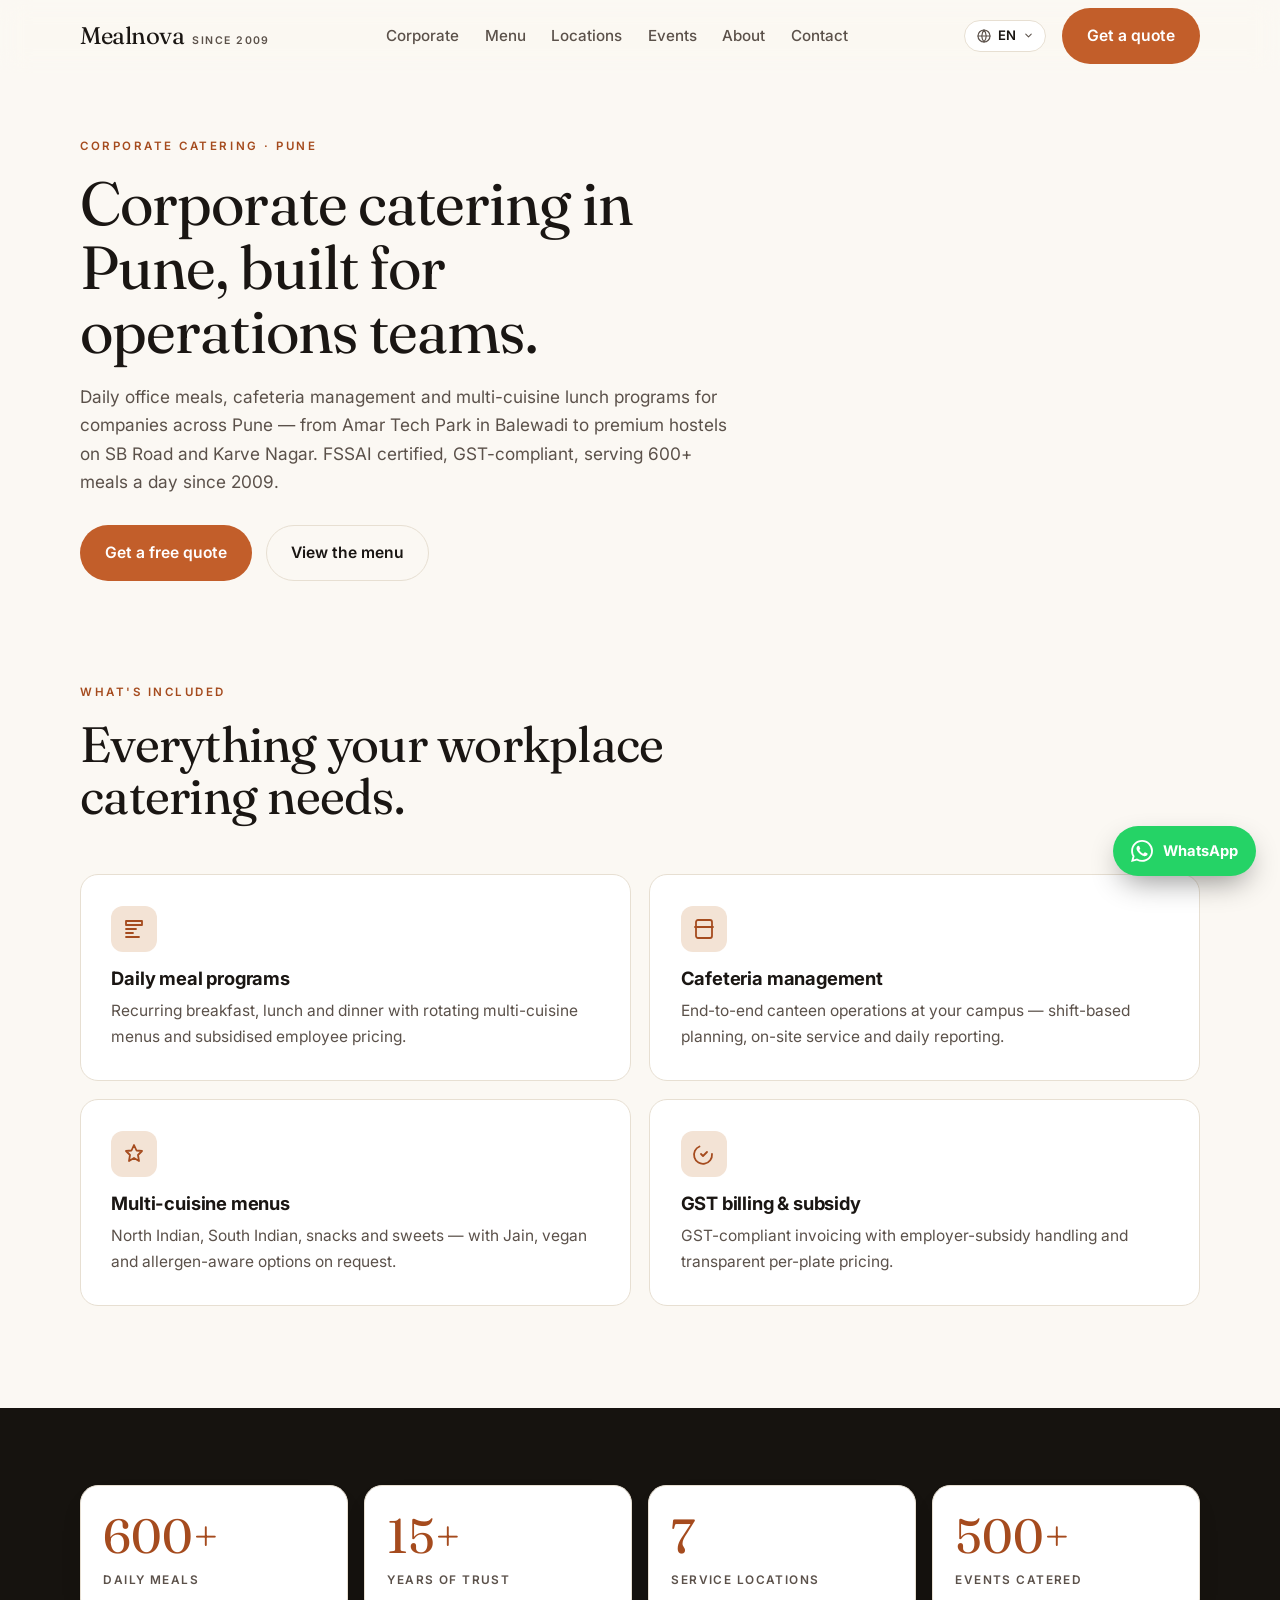
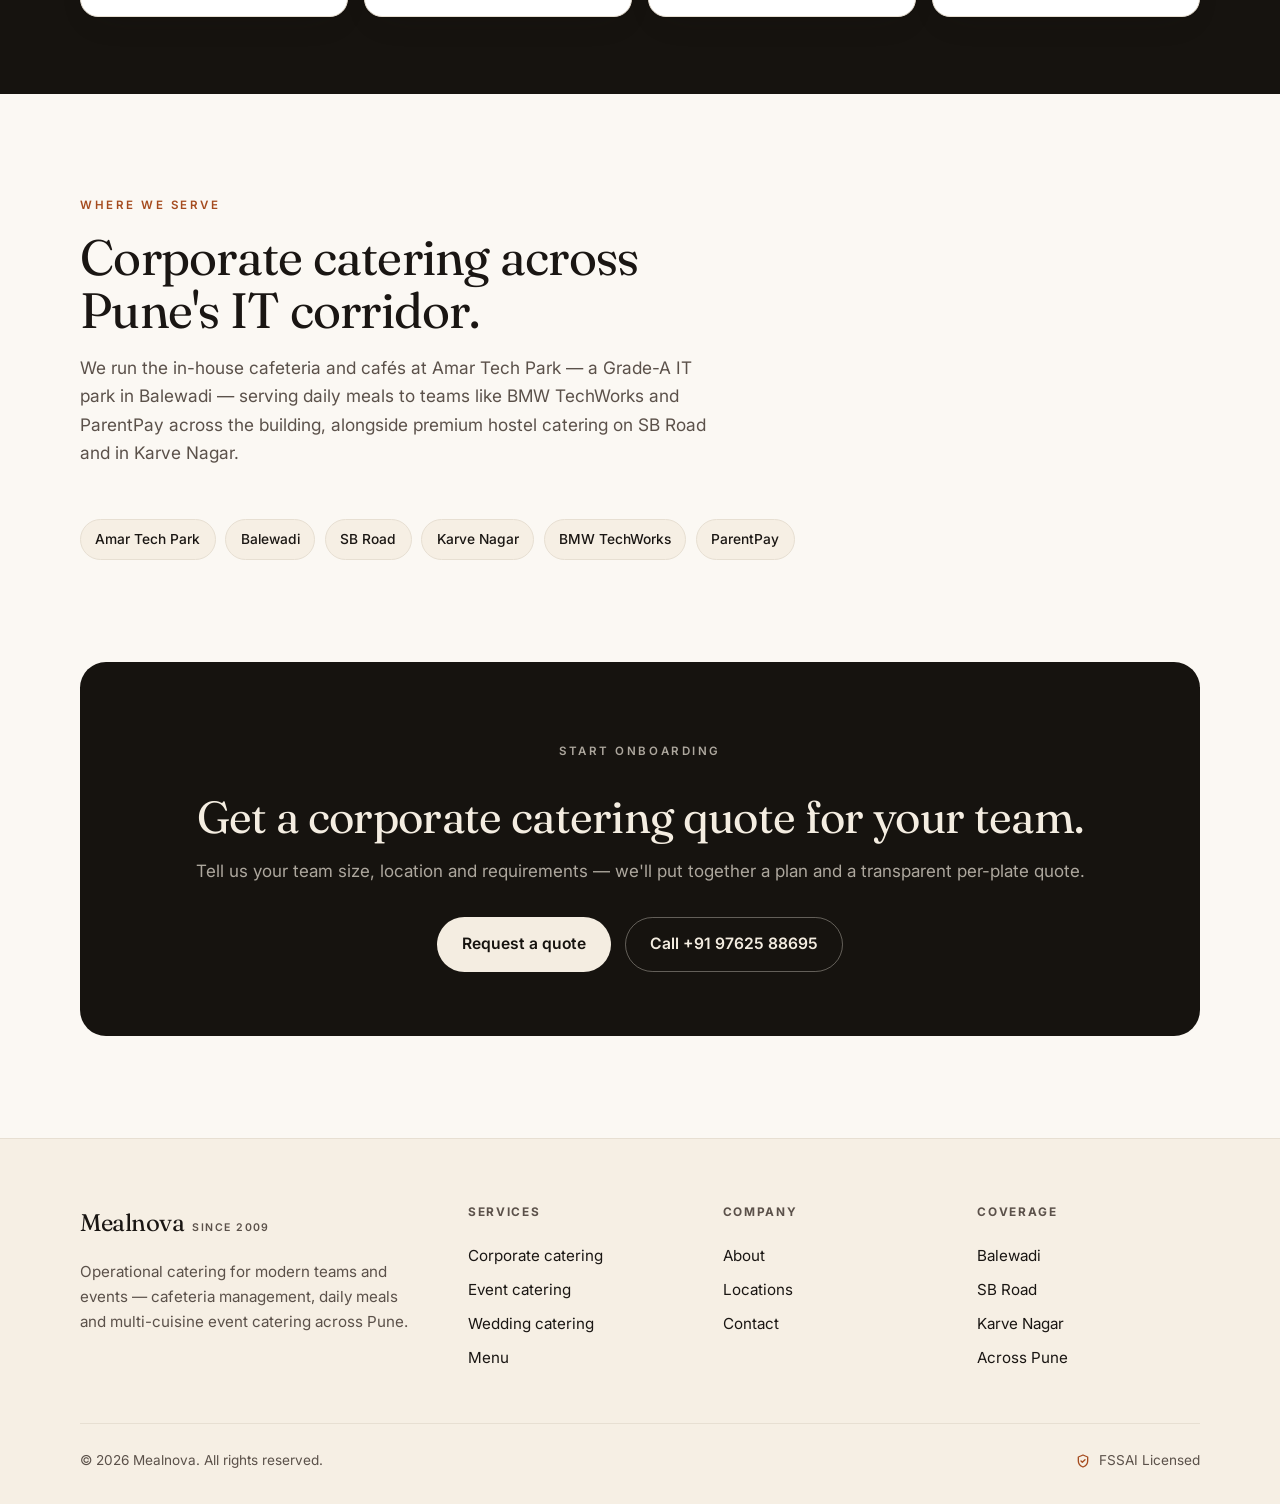
<file: en/corporate-catering/index.html>
<!doctype html>
<html lang="en">
<head>
  <meta charset="utf-8" />
  <meta name="viewport" content="width=device-width, initial-scale=1" />
  <title>Corporate Catering in Pune | Office Meals & Cafeteria Management — Mealnova</title>
  <meta name="description" content="Corporate catering in Pune — daily office meals, cafeteria management and multi-cuisine lunch programs for teams across Pune, including Amar Tech Park in Balewadi. FSSAI certified, GST-compliant. Get a quote." />
  <link rel="canonical" href="https://mealnova.in/en/corporate-catering/" />
  <meta property="og:title" content="Corporate Catering in Pune — Mealnova" />
  <meta property="og:description" content="Daily office meals, cafeteria management and multi-cuisine corporate catering across Pune. FSSAI certified, GST-compliant." />
  <meta property="og:type" content="website" />
  <meta property="og:url" content="https://mealnova.in/en/corporate-catering/" />
  <meta property="og:site_name" content="Mealnova" />
  <meta property="og:locale" content="en_IN" />
  <meta property="og:image" content="https://mealnova.in/assets/img/og.png" />
  <meta name="twitter:card" content="summary_large_image" />
  <link rel="icon" type="image/svg+xml" href="/favicon.svg" />
  <link rel="preconnect" href="https://fonts.googleapis.com" />
  <link rel="preconnect" href="https://fonts.gstatic.com" crossorigin />
  <link href="https://fonts.googleapis.com/css2?family=Fraunces:opsz,wght@9..144,400;9..144,500&family=Inter:wght@400;500;600;700&display=swap" rel="stylesheet" />
  <link rel="stylesheet" href="/assets/css/style.css" />
  <!-- Google tag (gtag.js) -->
  <script async src="https://www.googletagmanager.com/gtag/js?id=G-2DW44JPF93"></script>
  <script>
    window.dataLayer = window.dataLayer || [];
    function gtag(){dataLayer.push(arguments);}
    gtag('js', new Date());
    gtag('config', 'G-2DW44JPF93');
  </script>
  <script type="application/ld+json">
  {
    "@context": "https://schema.org",
    "@type": "Service",
    "serviceType": "Corporate catering",
    "name": "Corporate Catering in Pune",
    "url": "https://mealnova.in/en/corporate-catering/",
    "description": "Daily office meals, cafeteria management and multi-cuisine corporate catering for teams across Pune. FSSAI certified, GST-compliant.",
    "areaServed": { "@type": "City", "name": "Pune" },
    "provider": {
      "@type": "Caterer",
      "name": "Mealnova",
      "url": "https://mealnova.in/en/",
      "telephone": "+91-97625-88695",
      "email": "mealnova.pune@gmail.com",
      "priceRange": "₹₹",
      "address": { "@type": "PostalAddress", "addressLocality": "Pune", "addressRegion": "Maharashtra", "addressCountry": "IN" }
    }
  }
  </script>
  <script type="application/ld+json">
  {
    "@context": "https://schema.org",
    "@type": "BreadcrumbList",
    "itemListElement": [
      { "@type": "ListItem", "position": 1, "name": "Mealnova", "item": "https://mealnova.in/en/" },
      { "@type": "ListItem", "position": 2, "name": "Corporate Catering in Pune", "item": "https://mealnova.in/en/corporate-catering/" }
    ]
  }
  </script>
</head>
<body>
  <header class="site-header">
    <div class="container nav">
      <a class="brand" href="/en/"><b>Mealnova</b><span class="since">Since 2009</span></a>
      <nav class="nav-links" aria-label="Primary">
        <a href="/en/corporate-catering/">Corporate</a>
        <a href="/en/#menu">Menu</a>
        <a href="/en/#locations">Locations</a>
        <a href="/en/event-catering/">Events</a>
        <a href="/en/#about">About</a>
        <a href="/en/#contact">Contact</a>
      </nav>
      <div class="nav-right">
        <details class="lang">
          <summary class="lang-btn" aria-label="Choose language">
            <svg class="globe" viewBox="0 0 24 24" fill="none" stroke-width="1.8" stroke-linecap="round" stroke-linejoin="round"><circle cx="12" cy="12" r="9"/><path d="M3 12h18"/><path d="M12 3a14 14 0 0 1 0 18 14 14 0 0 1 0-18z"/></svg>
            <span>EN</span>
            <svg class="chev" viewBox="0 0 24 24" fill="none" stroke-width="2.2" stroke-linecap="round" stroke-linejoin="round"><path d="m6 9 6 6 6-6"/></svg>
          </summary>
          <ul class="lang-menu" role="menu" aria-label="Language">
            <li role="none"><a role="menuitem" href="/en/corporate-catering/" aria-current="true">English</a></li>
            <li role="none"><a role="menuitem" href="/hi/">हिन्दी</a></li>
            <li role="none"><a role="menuitem" href="/mr/">मराठी</a></li>
          </ul>
        </details>
        <a class="btn btn-primary" href="/en/#contact">Get a quote</a>
      </div>
    </div>
  </header>

  <main>
    <section class="section" style="padding-top:clamp(2.5rem,6vw,4rem)">
      <div class="container">
        <p class="eyebrow">Corporate catering · Pune</p>
        <h1 class="display-page" style="font-family:var(--font-display, 'Fraunces'), serif; font-size:clamp(2.4rem,5.5vw,3.8rem); max-width:16ch; line-height:1.05;">Corporate catering in Pune, built for operations teams.</h1>
        <p class="section-lead" style="margin-top:1.2rem;">Daily office meals, cafeteria management and multi-cuisine lunch programs for companies across Pune — from Amar Tech Park in Balewadi to premium hostels on SB Road and Karve Nagar. FSSAI certified, GST-compliant, serving 600+ meals a day since 2009.</p>
        <div class="hero-actions" style="margin-top:1.8rem;">
          <a class="btn btn-primary" href="/en/#contact">Get a free quote</a>
          <a class="btn btn-ghost" href="/en/#menu">View the menu</a>
        </div>
      </div>
    </section>

    <section class="section" id="included" style="padding-top:0">
      <div class="container">
        <div class="section-head">
          <p class="eyebrow">What's included</p>
          <h2 class="section-title">Everything your workplace catering needs.</h2>
        </div>
        <div class="cards">
          <div class="card">
            <div class="ic"><svg viewBox="0 0 24 24" fill="none" stroke-width="1.8" stroke-linecap="round" stroke-linejoin="round"><path d="M4 4h16v4H4zM4 12h10M4 16h7M4 20h13"/></svg></div>
            <h3>Daily meal programs</h3>
            <p>Recurring breakfast, lunch and dinner with rotating multi-cuisine menus and subsidised employee pricing.</p>
          </div>
          <div class="card">
            <div class="ic"><svg viewBox="0 0 24 24" fill="none" stroke-width="1.8" stroke-linecap="round" stroke-linejoin="round"><path d="M3 10h18M6 3h12a2 2 0 0 1 2 2v14a2 2 0 0 1-2 2H6a2 2 0 0 1-2-2V5a2 2 0 0 1 2-2z"/></svg></div>
            <h3>Cafeteria management</h3>
            <p>End-to-end canteen operations at your campus — shift-based planning, on-site service and daily reporting.</p>
          </div>
          <div class="card">
            <div class="ic"><svg viewBox="0 0 24 24" fill="none" stroke-width="1.8" stroke-linecap="round" stroke-linejoin="round"><path d="M12 3l2.5 5.5L20 9l-4 4 1 6-5-3-5 3 1-6-4-4 5.5-.5z"/></svg></div>
            <h3>Multi-cuisine menus</h3>
            <p>North Indian, South Indian, snacks and sweets — with Jain, vegan and allergen-aware options on request.</p>
          </div>
          <div class="card">
            <div class="ic"><svg viewBox="0 0 24 24" fill="none" stroke-width="1.8" stroke-linecap="round" stroke-linejoin="round"><path d="M9 12l2 2 4-4M7.5 4.5A9 9 0 1 0 20 12"/></svg></div>
            <h3>GST billing &amp; subsidy</h3>
            <p>GST-compliant invoicing with employer-subsidy handling and transparent per-plate pricing.</p>
          </div>
        </div>
      </div>
    </section>

    <section class="section dark" style="padding-top:clamp(3rem,6vw,5rem);padding-bottom:clamp(3rem,6vw,5rem)">
      <div class="container">
        <div class="metrics">
          <div class="metric"><div class="num">600+</div><div class="lbl">Daily Meals</div></div>
          <div class="metric"><div class="num">15+</div><div class="lbl">Years of Trust</div></div>
          <div class="metric"><div class="num">7</div><div class="lbl">Service Locations</div></div>
          <div class="metric"><div class="num">500+</div><div class="lbl">Events Catered</div></div>
        </div>
      </div>
    </section>

    <section class="section" id="areas">
      <div class="container">
        <div class="section-head">
          <p class="eyebrow">Where we serve</p>
          <h2 class="section-title">Corporate catering across Pune's IT corridor.</h2>
          <p class="section-lead">We run the in-house cafeteria and cafés at Amar Tech Park — a Grade-A IT park in Balewadi — serving daily meals to teams like BMW TechWorks and ParentPay across the building, alongside premium hostel catering on SB Road and in Karve Nagar.</p>
        </div>
        <div class="badges">
          <span class="chip">Amar Tech Park</span>
          <span class="chip">Balewadi</span>
          <span class="chip">SB Road</span>
          <span class="chip">Karve Nagar</span>
          <span class="chip">BMW TechWorks</span>
          <span class="chip">ParentPay</span>
        </div>
      </div>
    </section>

    <section class="section" id="cta" style="padding-top:0">
      <div class="container">
        <div class="contact" style="grid-template-columns:1fr;text-align:center;">
          <div>
            <p class="eyebrow" style="justify-content:center">Start onboarding</p>
            <h2>Get a corporate catering quote for your team.</h2>
            <p style="margin-left:auto;margin-right:auto;">Tell us your team size, location and requirements — we'll put together a plan and a transparent per-plate quote.</p>
            <div class="hero-actions" style="justify-content:center">
              <a class="btn btn-light" href="/en/#contact">Request a quote</a>
              <a class="btn btn-outline-light" href="tel:+919762588695">Call +91 97625 88695</a>
            </div>
          </div>
        </div>
      </div>
    </section>
  </main>

  <footer class="site-footer">
    <div class="container">
      <div class="foot-grid">
        <div class="foot-brand">
          <a class="brand" href="/en/"><b>Mealnova</b><span class="since">Since 2009</span></a>
          <p>Operational catering for modern teams and events — cafeteria management, daily meals and multi-cuisine event catering across Pune.</p>
        </div>
        <div class="foot-col">
          <h4>Services</h4>
          <a href="/en/corporate-catering/">Corporate catering</a>
          <a href="/en/event-catering/">Event catering</a>
          <a href="/en/wedding-catering/">Wedding catering</a>
          <a href="/en/#menu">Menu</a>
        </div>
        <div class="foot-col">
          <h4>Company</h4>
          <a href="/en/#about">About</a>
          <a href="/en/#locations">Locations</a>
          <a href="/en/#contact">Contact</a>
        </div>
        <div class="foot-col">
          <h4>Coverage</h4>
          <a href="/en/#locations">Balewadi</a>
          <a href="/en/#locations">SB Road</a>
          <a href="/en/#locations">Karve Nagar</a>
          <a href="/en/#locations">Across Pune</a>
        </div>
      </div>
      <div class="foot-bottom">
        <span>© <span id="yr">2026</span> Mealnova. All rights reserved.</span>
        <span class="fssai"><svg viewBox="0 0 24 24" fill="none" stroke-width="2" stroke-linecap="round" stroke-linejoin="round"><path d="M12 3l7 3v6c0 4.5-3 7.5-7 9-4-1.5-7-4.5-7-9V6z"/><path d="m9 12 2 2 4-4"/></svg>FSSAI Licensed<!-- licence no. removed until verified — restore as: FSSAI Licensed · YOUR_14_DIGIT_FSSAI_NO --></span>
      </div>
    </div>
  </footer>

  <a class="wa-float" href="https://wa.me/919762588695?text=Hi%20Mealnova%2C%20I%27d%20like%20a%20corporate%20catering%20quote." target="_blank" rel="noopener" aria-label="Chat with us on WhatsApp">
    <svg viewBox="0 0 24 24" aria-hidden="true"><path d="M17.472 14.382c-.297-.149-1.758-.867-2.03-.967-.273-.099-.471-.148-.67.15-.197.297-.767.966-.94 1.164-.173.199-.347.223-.644.075-.297-.149-1.255-.463-2.39-1.475-.883-.788-1.48-1.761-1.653-2.059-.173-.297-.018-.458.13-.606.134-.133.298-.347.446-.52.149-.174.198-.298.298-.497.099-.198.05-.372-.025-.521-.075-.148-.669-1.611-.916-2.207-.242-.579-.487-.5-.669-.51l-.57-.01c-.198 0-.52.074-.792.372-.272.297-1.04 1.016-1.04 2.479 0 1.462 1.065 2.875 1.213 3.074.149.198 2.096 3.2 5.077 4.487.71.306 1.263.489 1.694.625.712.227 1.36.195 1.872.118.571-.085 1.758-.719 2.006-1.413.248-.694.248-1.289.173-1.413-.074-.124-.272-.198-.57-.347m-5.421 7.403h-.004a9.87 9.87 0 01-5.031-1.378l-.361-.214-3.741.982.998-3.648-.235-.374a9.86 9.86 0 01-1.51-5.26c.001-5.45 4.436-9.884 9.888-9.884 2.64 0 5.122 1.03 6.988 2.898a9.825 9.825 0 012.893 6.994c-.003 5.45-4.437 9.884-9.885 9.884m8.413-18.297A11.815 11.815 0 0012.05 0C5.495 0 .16 5.335.157 11.892c0 2.096.547 4.142 1.588 5.945L.057 24l6.305-1.654a11.882 11.882 0 005.683 1.448h.005c6.554 0 11.89-5.335 11.893-11.893a11.821 11.821 0 00-3.48-8.413z"/></svg>
    <span class="wa-label">WhatsApp</span>
  </a>

  <script src="/assets/js/main.js"></script>
  <script>document.getElementById("yr").textContent = new Date().getFullYear();</script>
</body>
</html>
</file>
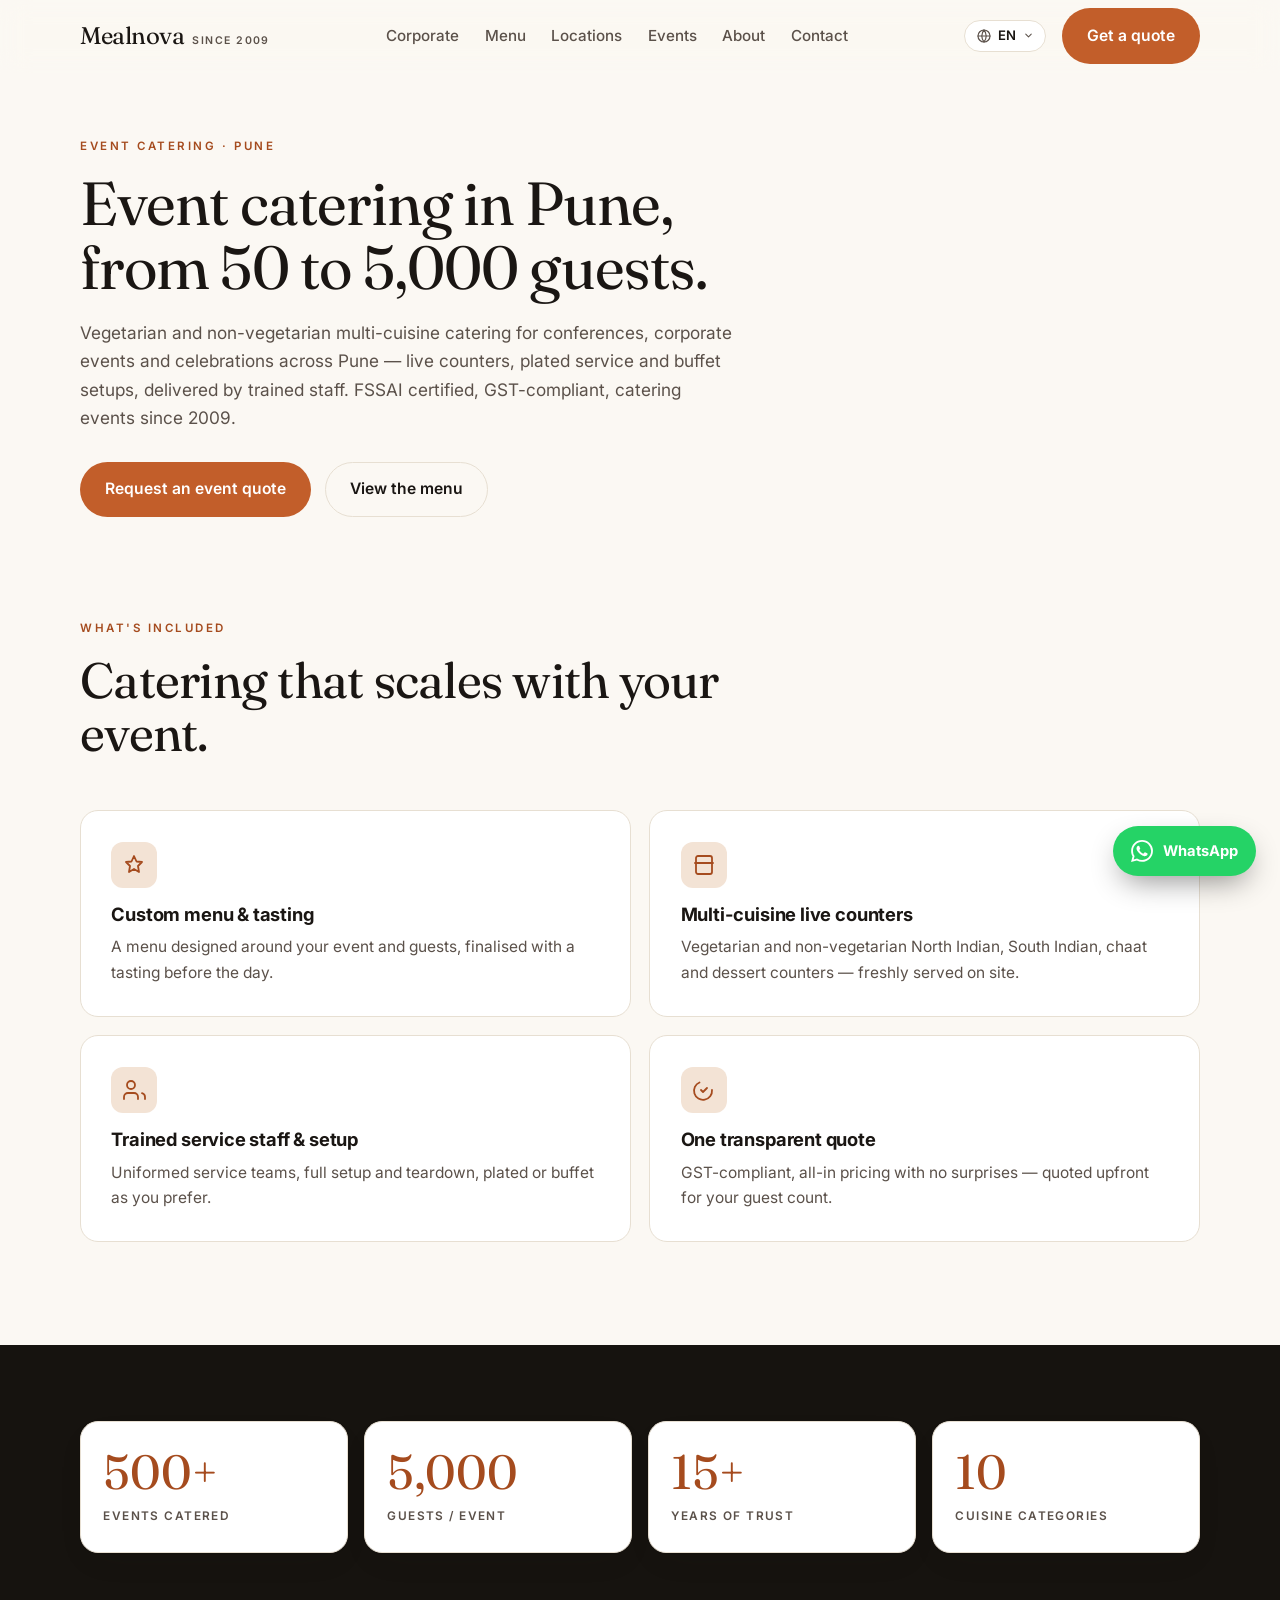
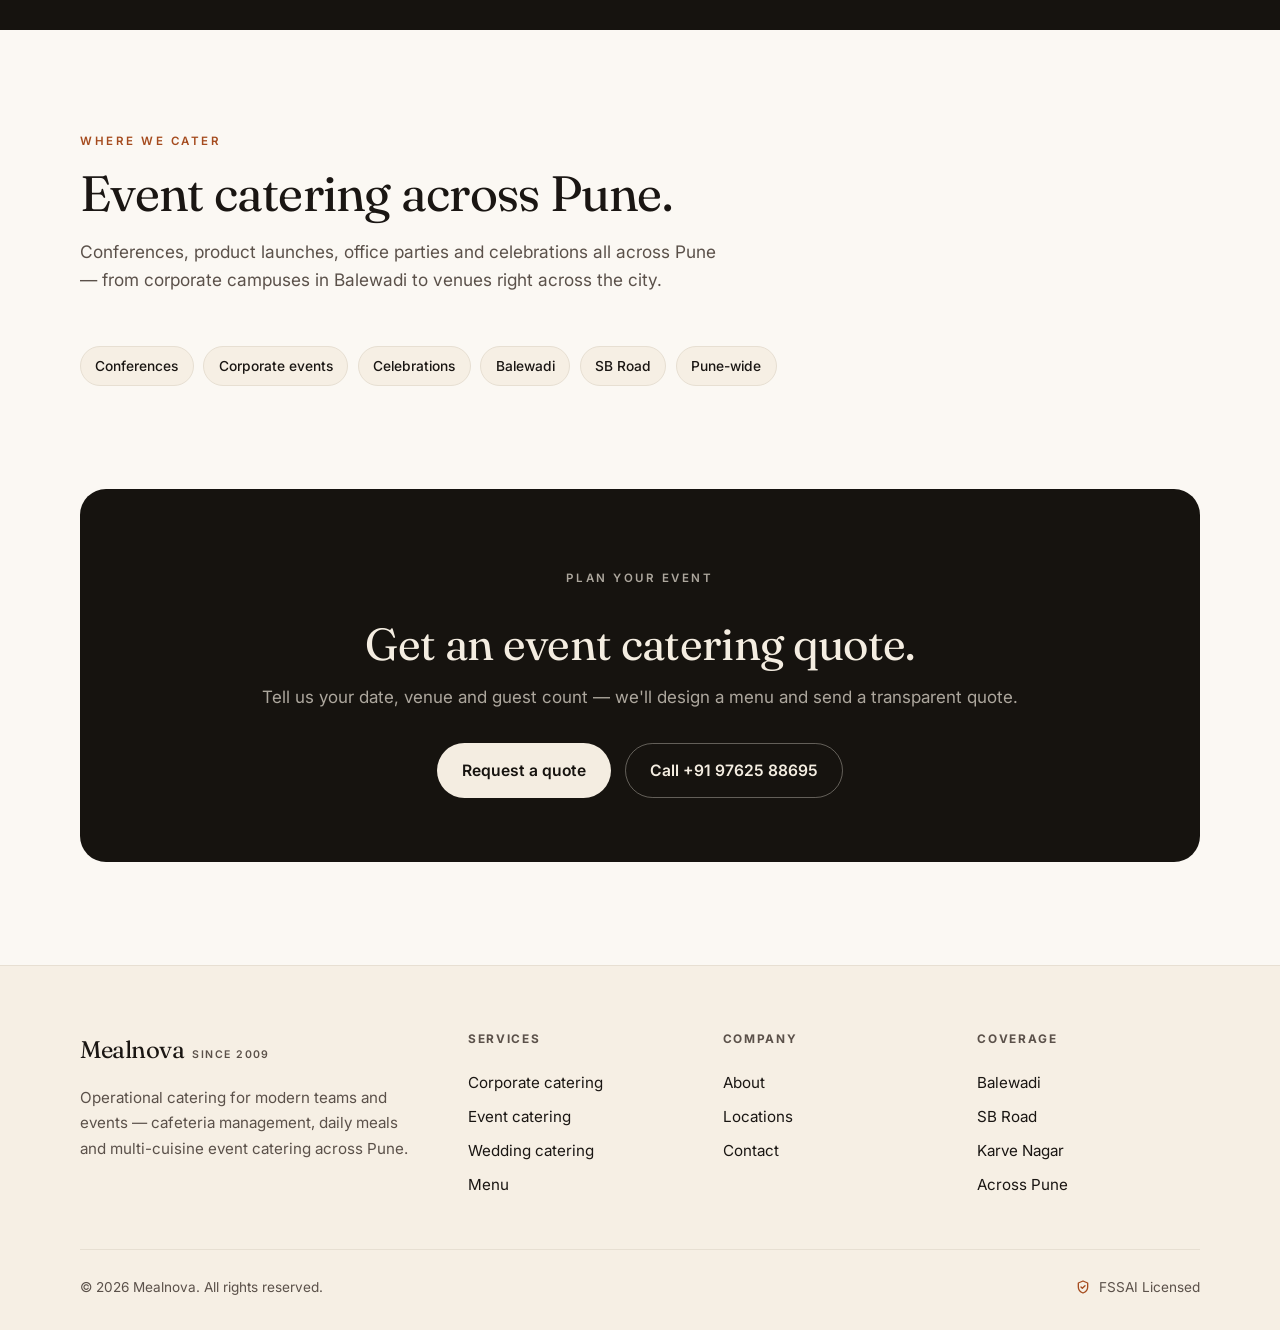
<file: en/event-catering/index.html>
<!doctype html>
<html lang="en">
<head>
  <meta charset="utf-8" />
  <meta name="viewport" content="width=device-width, initial-scale=1" />
  <title>Event Catering in Pune | Conference & Corporate Event Caterers — Mealnova</title>
  <meta name="description" content="Event catering in Pune for conferences, corporate events and celebrations — vegetarian & non-vegetarian multi-cuisine live counters, plated service and buffets for 50 to 5,000 guests. FSSAI certified. Get a quote." />
  <link rel="canonical" href="https://mealnova.in/en/event-catering/" />
  <meta property="og:title" content="Event Catering in Pune — Mealnova" />
  <meta property="og:description" content="Vegetarian & non-vegetarian event catering in Pune — multi-cuisine live counters, plated service and buffets for 50 to 5,000 guests. FSSAI certified." />
  <meta property="og:type" content="website" />
  <meta property="og:url" content="https://mealnova.in/en/event-catering/" />
  <meta property="og:site_name" content="Mealnova" />
  <meta property="og:locale" content="en_IN" />
  <meta property="og:image" content="https://mealnova.in/assets/img/og.png" />
  <meta name="twitter:card" content="summary_large_image" />
  <link rel="icon" type="image/svg+xml" href="/favicon.svg" />
  <link rel="preconnect" href="https://fonts.googleapis.com" />
  <link rel="preconnect" href="https://fonts.gstatic.com" crossorigin />
  <link href="https://fonts.googleapis.com/css2?family=Fraunces:opsz,wght@9..144,400;9..144,500&family=Inter:wght@400;500;600;700&display=swap" rel="stylesheet" />
  <link rel="stylesheet" href="/assets/css/style.css" />
  <!-- Google tag (gtag.js) -->
  <script async src="https://www.googletagmanager.com/gtag/js?id=G-2DW44JPF93"></script>
  <script>
    window.dataLayer = window.dataLayer || [];
    function gtag(){dataLayer.push(arguments);}
    gtag('js', new Date());
    gtag('config', 'G-2DW44JPF93');
  </script>
  <script type="application/ld+json">
  {
    "@context": "https://schema.org",
    "@type": "Service",
    "serviceType": "Event catering",
    "name": "Event Catering in Pune",
    "url": "https://mealnova.in/en/event-catering/",
    "description": "Vegetarian and non-vegetarian multi-cuisine event catering for conferences, corporate events and celebrations across Pune, from 50 to 5,000 guests. FSSAI certified.",
    "areaServed": { "@type": "City", "name": "Pune" },
    "provider": {
      "@type": "Caterer",
      "name": "Mealnova",
      "url": "https://mealnova.in/en/",
      "telephone": "+91-97625-88695",
      "email": "mealnova.pune@gmail.com",
      "priceRange": "₹₹",
      "address": { "@type": "PostalAddress", "addressLocality": "Pune", "addressRegion": "Maharashtra", "addressCountry": "IN" }
    }
  }
  </script>
  <script type="application/ld+json">
  {
    "@context": "https://schema.org",
    "@type": "BreadcrumbList",
    "itemListElement": [
      { "@type": "ListItem", "position": 1, "name": "Mealnova", "item": "https://mealnova.in/en/" },
      { "@type": "ListItem", "position": 2, "name": "Event Catering in Pune", "item": "https://mealnova.in/en/event-catering/" }
    ]
  }
  </script>
</head>
<body>
  <header class="site-header">
    <div class="container nav">
      <a class="brand" href="/en/"><b>Mealnova</b><span class="since">Since 2009</span></a>
      <nav class="nav-links" aria-label="Primary">
        <a href="/en/corporate-catering/">Corporate</a>
        <a href="/en/#menu">Menu</a>
        <a href="/en/#locations">Locations</a>
        <a href="/en/event-catering/">Events</a>
        <a href="/en/#about">About</a>
        <a href="/en/#contact">Contact</a>
      </nav>
      <div class="nav-right">
        <details class="lang">
          <summary class="lang-btn" aria-label="Choose language">
            <svg class="globe" viewBox="0 0 24 24" fill="none" stroke-width="1.8" stroke-linecap="round" stroke-linejoin="round"><circle cx="12" cy="12" r="9"/><path d="M3 12h18"/><path d="M12 3a14 14 0 0 1 0 18 14 14 0 0 1 0-18z"/></svg>
            <span>EN</span>
            <svg class="chev" viewBox="0 0 24 24" fill="none" stroke-width="2.2" stroke-linecap="round" stroke-linejoin="round"><path d="m6 9 6 6 6-6"/></svg>
          </summary>
          <ul class="lang-menu" role="menu" aria-label="Language">
            <li role="none"><a role="menuitem" href="/en/event-catering/" aria-current="true">English</a></li>
            <li role="none"><a role="menuitem" href="/hi/">हिन्दी</a></li>
            <li role="none"><a role="menuitem" href="/mr/">मराठी</a></li>
          </ul>
        </details>
        <a class="btn btn-primary" href="/en/#contact">Get a quote</a>
      </div>
    </div>
  </header>

  <main>
    <section class="section" style="padding-top:clamp(2.5rem,6vw,4rem)">
      <div class="container">
        <p class="eyebrow">Event catering · Pune</p>
        <h1 style="font-family:'Fraunces',serif;font-weight:400;font-size:clamp(2.4rem,5.5vw,3.8rem);max-width:18ch;line-height:1.05;">Event catering in Pune, from 50 to 5,000 guests.</h1>
        <p class="section-lead" style="margin-top:1.2rem;">Vegetarian and non-vegetarian multi-cuisine catering for conferences, corporate events and celebrations across Pune — live counters, plated service and buffet setups, delivered by trained staff. FSSAI certified, GST-compliant, catering events since 2009.</p>
        <div class="hero-actions" style="margin-top:1.8rem;">
          <a class="btn btn-primary" href="/en/#contact">Request an event quote</a>
          <a class="btn btn-ghost" href="/en/#menu">View the menu</a>
        </div>
      </div>
    </section>

    <section class="section" id="included" style="padding-top:0">
      <div class="container">
        <div class="section-head">
          <p class="eyebrow">What's included</p>
          <h2 class="section-title">Catering that scales with your event.</h2>
        </div>
        <div class="cards">
          <div class="card">
            <div class="ic"><svg viewBox="0 0 24 24" fill="none" stroke-width="1.8" stroke-linecap="round" stroke-linejoin="round"><path d="M12 3l2.5 5.5L20 9l-4 4 1 6-5-3-5 3 1-6-4-4 5.5-.5z"/></svg></div>
            <h3>Custom menu &amp; tasting</h3>
            <p>A menu designed around your event and guests, finalised with a tasting before the day.</p>
          </div>
          <div class="card">
            <div class="ic"><svg viewBox="0 0 24 24" fill="none" stroke-width="1.8" stroke-linecap="round" stroke-linejoin="round"><path d="M3 10h18M6 3h12a2 2 0 0 1 2 2v14a2 2 0 0 1-2 2H6a2 2 0 0 1-2-2V5a2 2 0 0 1 2-2z"/></svg></div>
            <h3>Multi-cuisine live counters</h3>
            <p>Vegetarian and non-vegetarian North Indian, South Indian, chaat and dessert counters — freshly served on site.</p>
          </div>
          <div class="card">
            <div class="ic"><svg viewBox="0 0 24 24" fill="none" stroke-width="1.8" stroke-linecap="round" stroke-linejoin="round"><path d="M16 21v-2a4 4 0 0 0-4-4H6a4 4 0 0 0-4 4v2M9 11a4 4 0 1 0 0-8 4 4 0 0 0 0 8zM23 21v-2a4 4 0 0 0-3-3.87"/></svg></div>
            <h3>Trained service staff &amp; setup</h3>
            <p>Uniformed service teams, full setup and teardown, plated or buffet as you prefer.</p>
          </div>
          <div class="card">
            <div class="ic"><svg viewBox="0 0 24 24" fill="none" stroke-width="1.8" stroke-linecap="round" stroke-linejoin="round"><path d="M9 12l2 2 4-4M7.5 4.5A9 9 0 1 0 20 12"/></svg></div>
            <h3>One transparent quote</h3>
            <p>GST-compliant, all-in pricing with no surprises — quoted upfront for your guest count.</p>
          </div>
        </div>
      </div>
    </section>

    <section class="section dark" style="padding-top:clamp(3rem,6vw,5rem);padding-bottom:clamp(3rem,6vw,5rem)">
      <div class="container">
        <div class="metrics">
          <div class="metric"><div class="num">500+</div><div class="lbl">Events Catered</div></div>
          <div class="metric"><div class="num">5,000</div><div class="lbl">Guests / Event</div></div>
          <div class="metric"><div class="num">15+</div><div class="lbl">Years of Trust</div></div>
          <div class="metric"><div class="num">10</div><div class="lbl">Cuisine Categories</div></div>
        </div>
      </div>
    </section>

    <section class="section" id="areas">
      <div class="container">
        <div class="section-head">
          <p class="eyebrow">Where we cater</p>
          <h2 class="section-title">Event catering across Pune.</h2>
          <p class="section-lead">Conferences, product launches, office parties and celebrations all across Pune — from corporate campuses in Balewadi to venues right across the city.</p>
        </div>
        <div class="badges">
          <span class="chip">Conferences</span>
          <span class="chip">Corporate events</span>
          <span class="chip">Celebrations</span>
          <span class="chip">Balewadi</span>
          <span class="chip">SB Road</span>
          <span class="chip">Pune-wide</span>
        </div>
      </div>
    </section>

    <section class="section" id="cta" style="padding-top:0">
      <div class="container">
        <div class="contact" style="grid-template-columns:1fr;text-align:center;">
          <div>
            <p class="eyebrow" style="justify-content:center">Plan your event</p>
            <h2>Get an event catering quote.</h2>
            <p style="margin-left:auto;margin-right:auto;">Tell us your date, venue and guest count — we'll design a menu and send a transparent quote.</p>
            <div class="hero-actions" style="justify-content:center">
              <a class="btn btn-light" href="/en/#contact">Request a quote</a>
              <a class="btn btn-outline-light" href="tel:+919762588695">Call +91 97625 88695</a>
            </div>
          </div>
        </div>
      </div>
    </section>
  </main>

  <footer class="site-footer">
    <div class="container">
      <div class="foot-grid">
        <div class="foot-brand">
          <a class="brand" href="/en/"><b>Mealnova</b><span class="since">Since 2009</span></a>
          <p>Operational catering for modern teams and events — cafeteria management, daily meals and multi-cuisine event catering across Pune.</p>
        </div>
        <div class="foot-col">
          <h4>Services</h4>
          <a href="/en/corporate-catering/">Corporate catering</a>
          <a href="/en/event-catering/">Event catering</a>
          <a href="/en/wedding-catering/">Wedding catering</a>
          <a href="/en/#menu">Menu</a>
        </div>
        <div class="foot-col">
          <h4>Company</h4>
          <a href="/en/#about">About</a>
          <a href="/en/#locations">Locations</a>
          <a href="/en/#contact">Contact</a>
        </div>
        <div class="foot-col">
          <h4>Coverage</h4>
          <a href="/en/#locations">Balewadi</a>
          <a href="/en/#locations">SB Road</a>
          <a href="/en/#locations">Karve Nagar</a>
          <a href="/en/#locations">Across Pune</a>
        </div>
      </div>
      <div class="foot-bottom">
        <span>© <span id="yr">2026</span> Mealnova. All rights reserved.</span>
        <span class="fssai"><svg viewBox="0 0 24 24" fill="none" stroke-width="2" stroke-linecap="round" stroke-linejoin="round"><path d="M12 3l7 3v6c0 4.5-3 7.5-7 9-4-1.5-7-4.5-7-9V6z"/><path d="m9 12 2 2 4-4"/></svg>FSSAI Licensed<!-- licence no. removed until verified — restore as: FSSAI Licensed · YOUR_14_DIGIT_FSSAI_NO --></span>
      </div>
    </div>
  </footer>

  <a class="wa-float" href="https://wa.me/919762588695?text=Hi%20Mealnova%2C%20I%27d%20like%20an%20event%20catering%20quote." target="_blank" rel="noopener" aria-label="Chat with us on WhatsApp">
    <svg viewBox="0 0 24 24" aria-hidden="true"><path d="M17.472 14.382c-.297-.149-1.758-.867-2.03-.967-.273-.099-.471-.148-.67.15-.197.297-.767.966-.94 1.164-.173.199-.347.223-.644.075-.297-.149-1.255-.463-2.39-1.475-.883-.788-1.48-1.761-1.653-2.059-.173-.297-.018-.458.13-.606.134-.133.298-.347.446-.52.149-.174.198-.298.298-.497.099-.198.05-.372-.025-.521-.075-.148-.669-1.611-.916-2.207-.242-.579-.487-.5-.669-.51l-.57-.01c-.198 0-.52.074-.792.372-.272.297-1.04 1.016-1.04 2.479 0 1.462 1.065 2.875 1.213 3.074.149.198 2.096 3.2 5.077 4.487.71.306 1.263.489 1.694.625.712.227 1.36.195 1.872.118.571-.085 1.758-.719 2.006-1.413.248-.694.248-1.289.173-1.413-.074-.124-.272-.198-.57-.347m-5.421 7.403h-.004a9.87 9.87 0 01-5.031-1.378l-.361-.214-3.741.982.998-3.648-.235-.374a9.86 9.86 0 01-1.51-5.26c.001-5.45 4.436-9.884 9.888-9.884 2.64 0 5.122 1.03 6.988 2.898a9.825 9.825 0 012.893 6.994c-.003 5.45-4.437 9.884-9.885 9.884m8.413-18.297A11.815 11.815 0 0012.05 0C5.495 0 .16 5.335.157 11.892c0 2.096.547 4.142 1.588 5.945L.057 24l6.305-1.654a11.882 11.882 0 005.683 1.448h.005c6.554 0 11.89-5.335 11.893-11.893a11.821 11.821 0 00-3.48-8.413z"/></svg>
    <span class="wa-label">WhatsApp</span>
  </a>

  <script src="/assets/js/main.js"></script>
  <script>document.getElementById("yr").textContent = new Date().getFullYear();</script>
</body>
</html>
</file>
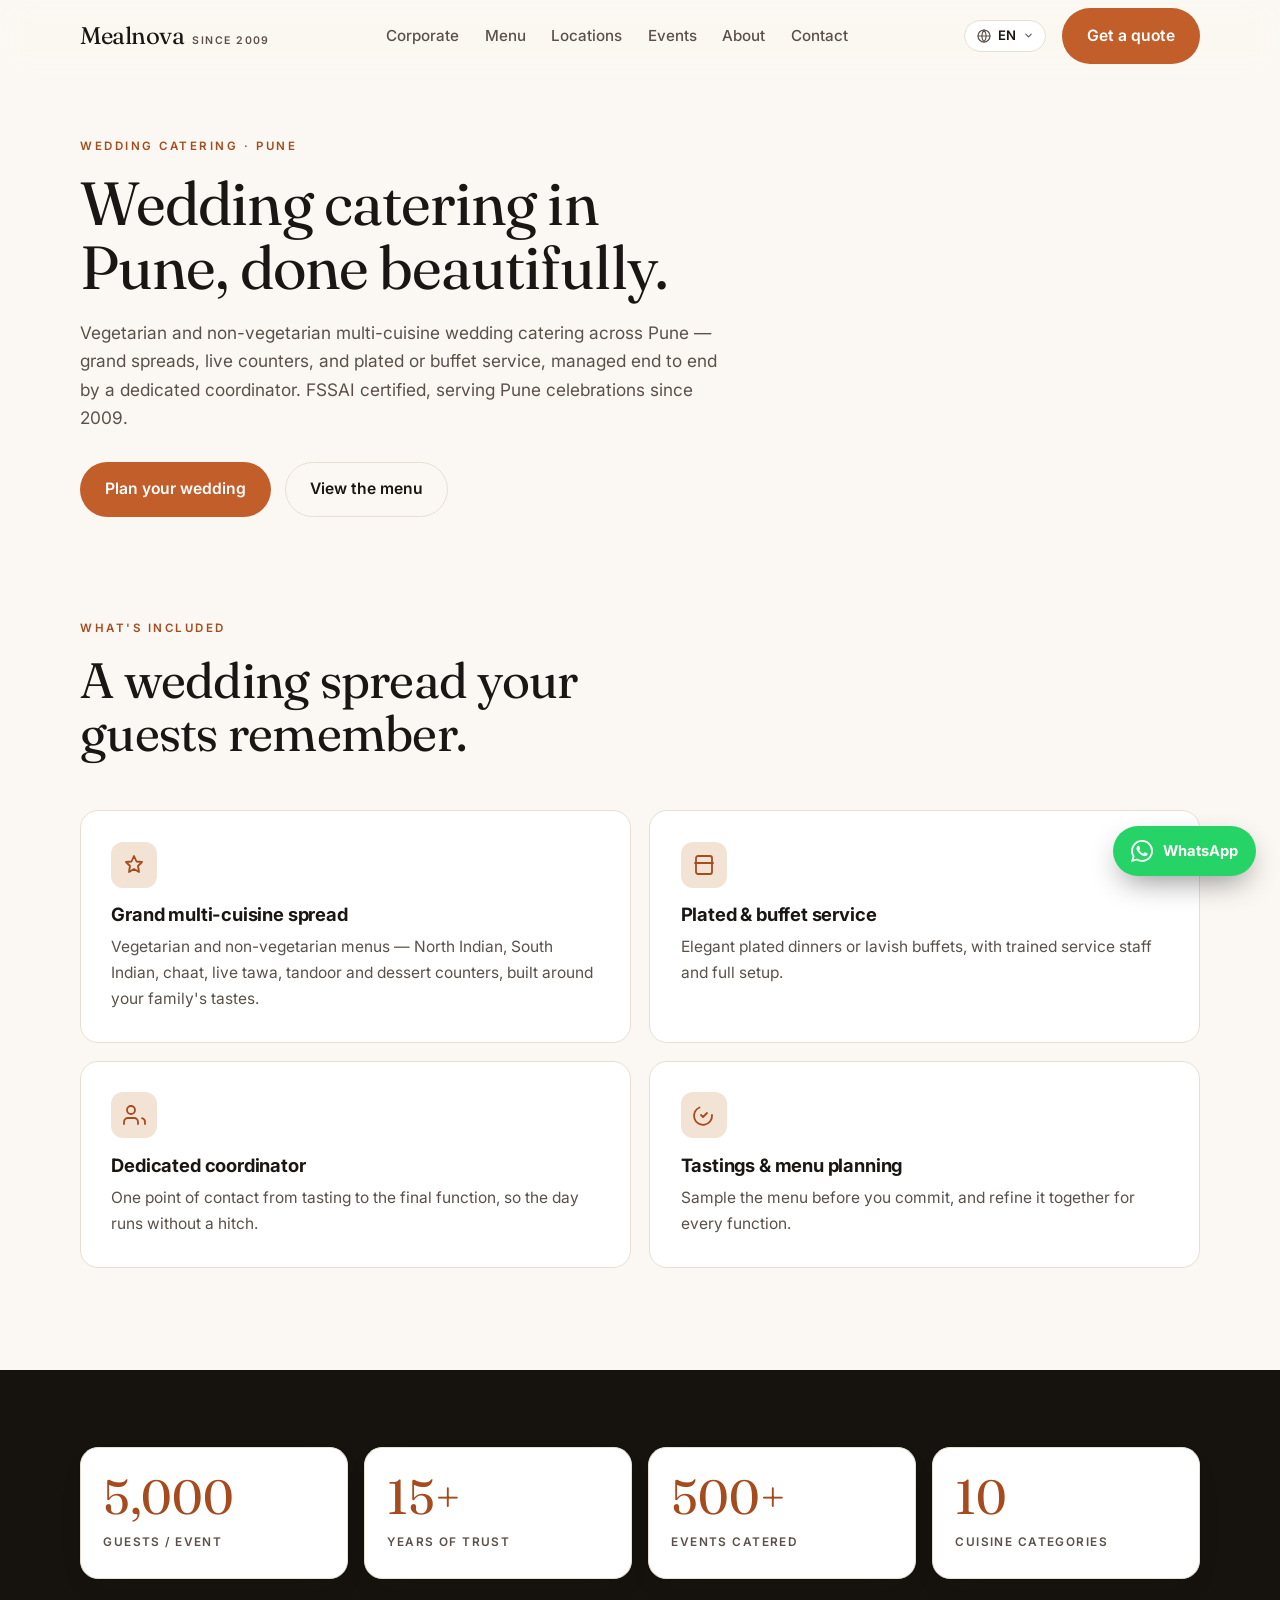
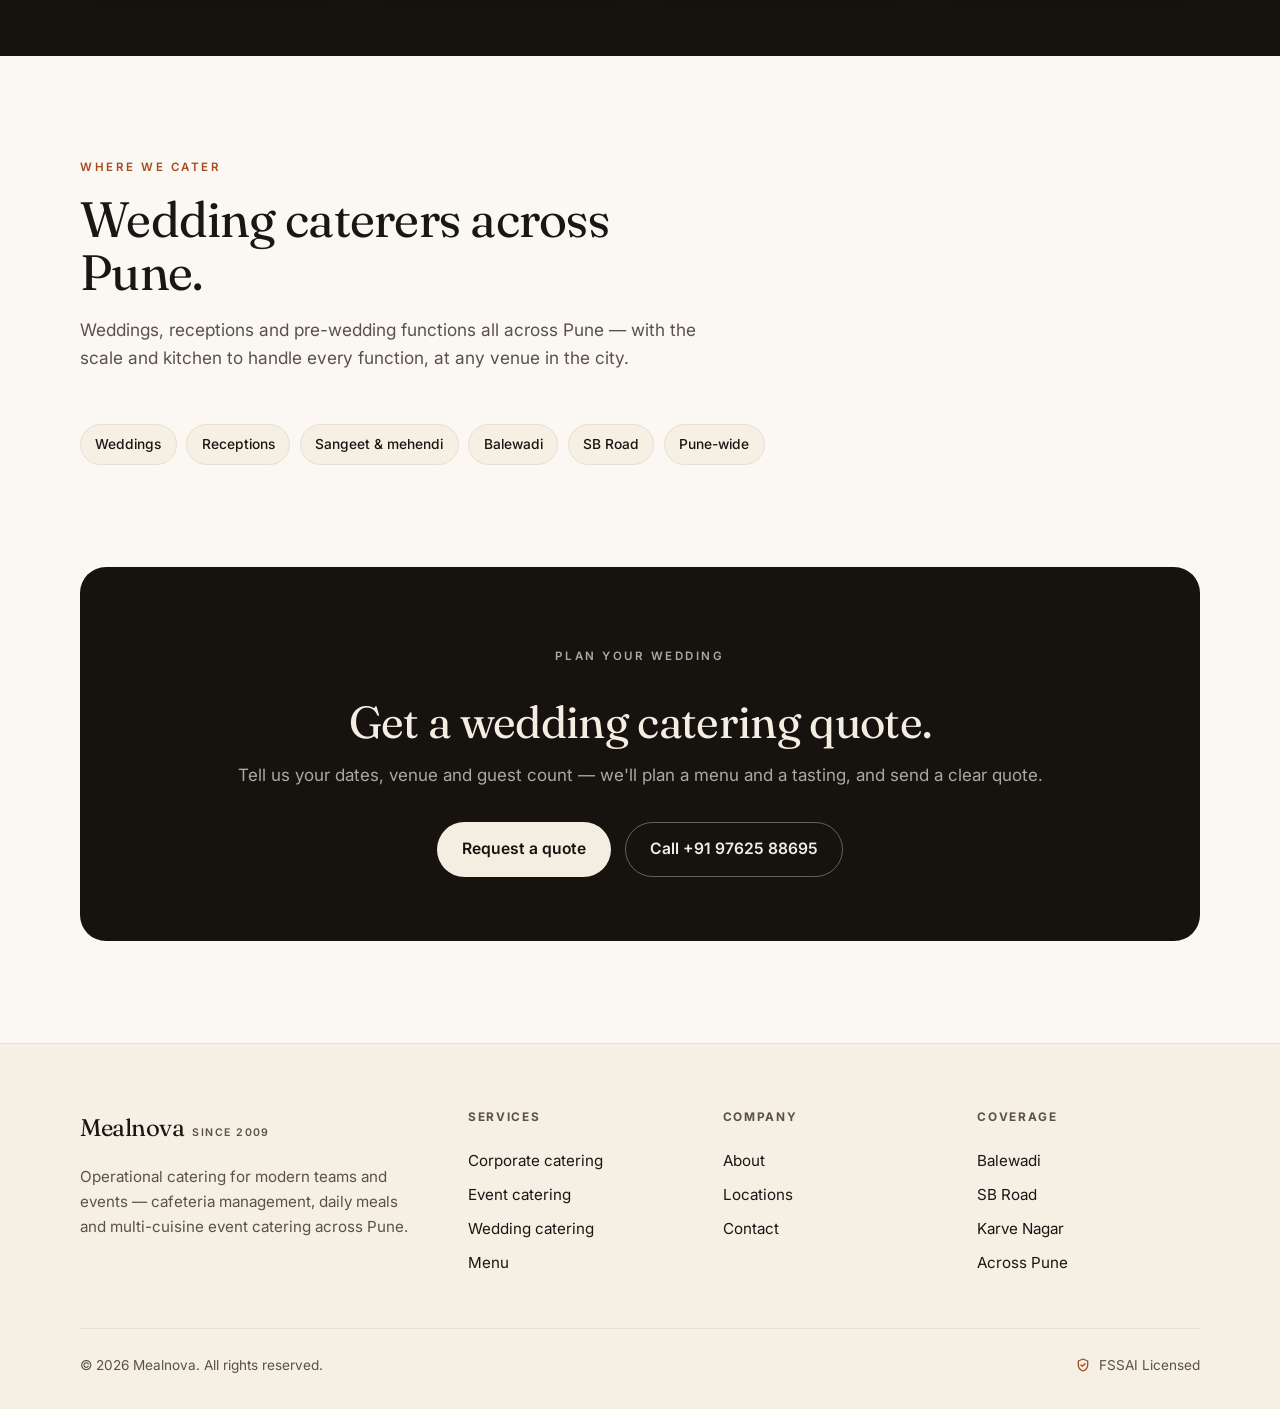
<file: en/wedding-catering/index.html>
<!doctype html>
<html lang="en">
<head>
  <meta charset="utf-8" />
  <meta name="viewport" content="width=device-width, initial-scale=1" />
  <title>Wedding Catering in Pune | Multi-Cuisine Wedding Caterers — Mealnova</title>
  <meta name="description" content="Wedding catering in Pune — vegetarian & non-vegetarian multi-cuisine spreads, live counters, plated and buffet service with a dedicated coordinator. FSSAI certified caterers serving Pune since 2009. Get a quote." />
  <link rel="canonical" href="https://mealnova.in/en/wedding-catering/" />
  <meta property="og:title" content="Wedding Catering in Pune — Mealnova" />
  <meta property="og:description" content="Vegetarian & non-vegetarian wedding catering in Pune — grand spreads, live counters, plated & buffet service with a dedicated coordinator. FSSAI certified." />
  <meta property="og:type" content="website" />
  <meta property="og:url" content="https://mealnova.in/en/wedding-catering/" />
  <meta property="og:site_name" content="Mealnova" />
  <meta property="og:locale" content="en_IN" />
  <meta property="og:image" content="https://mealnova.in/assets/img/og.png" />
  <meta name="twitter:card" content="summary_large_image" />
  <link rel="icon" type="image/svg+xml" href="/favicon.svg" />
  <link rel="preconnect" href="https://fonts.googleapis.com" />
  <link rel="preconnect" href="https://fonts.gstatic.com" crossorigin />
  <link href="https://fonts.googleapis.com/css2?family=Fraunces:opsz,wght@9..144,400;9..144,500&family=Inter:wght@400;500;600;700&display=swap" rel="stylesheet" />
  <link rel="stylesheet" href="/assets/css/style.css" />
  <!-- Google tag (gtag.js) -->
  <script async src="https://www.googletagmanager.com/gtag/js?id=G-2DW44JPF93"></script>
  <script>
    window.dataLayer = window.dataLayer || [];
    function gtag(){dataLayer.push(arguments);}
    gtag('js', new Date());
    gtag('config', 'G-2DW44JPF93');
  </script>
  <script type="application/ld+json">
  {
    "@context": "https://schema.org",
    "@type": "Service",
    "serviceType": "Wedding catering",
    "name": "Wedding Catering in Pune",
    "url": "https://mealnova.in/en/wedding-catering/",
    "description": "Vegetarian and non-vegetarian multi-cuisine wedding catering in Pune with grand spreads, live counters, plated and buffet service and a dedicated coordinator. FSSAI certified.",
    "areaServed": { "@type": "City", "name": "Pune" },
    "provider": {
      "@type": "Caterer",
      "name": "Mealnova",
      "url": "https://mealnova.in/en/",
      "telephone": "+91-97625-88695",
      "email": "mealnova.pune@gmail.com",
      "priceRange": "₹₹₹",
      "address": { "@type": "PostalAddress", "addressLocality": "Pune", "addressRegion": "Maharashtra", "addressCountry": "IN" }
    }
  }
  </script>
  <script type="application/ld+json">
  {
    "@context": "https://schema.org",
    "@type": "BreadcrumbList",
    "itemListElement": [
      { "@type": "ListItem", "position": 1, "name": "Mealnova", "item": "https://mealnova.in/en/" },
      { "@type": "ListItem", "position": 2, "name": "Wedding Catering in Pune", "item": "https://mealnova.in/en/wedding-catering/" }
    ]
  }
  </script>
</head>
<body>
  <header class="site-header">
    <div class="container nav">
      <a class="brand" href="/en/"><b>Mealnova</b><span class="since">Since 2009</span></a>
      <nav class="nav-links" aria-label="Primary">
        <a href="/en/corporate-catering/">Corporate</a>
        <a href="/en/#menu">Menu</a>
        <a href="/en/#locations">Locations</a>
        <a href="/en/event-catering/">Events</a>
        <a href="/en/#about">About</a>
        <a href="/en/#contact">Contact</a>
      </nav>
      <div class="nav-right">
        <details class="lang">
          <summary class="lang-btn" aria-label="Choose language">
            <svg class="globe" viewBox="0 0 24 24" fill="none" stroke-width="1.8" stroke-linecap="round" stroke-linejoin="round"><circle cx="12" cy="12" r="9"/><path d="M3 12h18"/><path d="M12 3a14 14 0 0 1 0 18 14 14 0 0 1 0-18z"/></svg>
            <span>EN</span>
            <svg class="chev" viewBox="0 0 24 24" fill="none" stroke-width="2.2" stroke-linecap="round" stroke-linejoin="round"><path d="m6 9 6 6 6-6"/></svg>
          </summary>
          <ul class="lang-menu" role="menu" aria-label="Language">
            <li role="none"><a role="menuitem" href="/en/wedding-catering/" aria-current="true">English</a></li>
            <li role="none"><a role="menuitem" href="/hi/">हिन्दी</a></li>
            <li role="none"><a role="menuitem" href="/mr/">मराठी</a></li>
          </ul>
        </details>
        <a class="btn btn-primary" href="/en/#contact">Get a quote</a>
      </div>
    </div>
  </header>

  <main>
    <section class="section" style="padding-top:clamp(2.5rem,6vw,4rem)">
      <div class="container">
        <p class="eyebrow">Wedding catering · Pune</p>
        <h1 style="font-family:'Fraunces',serif;font-weight:400;font-size:clamp(2.4rem,5.5vw,3.8rem);max-width:16ch;line-height:1.05;">Wedding catering in Pune, done beautifully.</h1>
        <p class="section-lead" style="margin-top:1.2rem;">Vegetarian and non-vegetarian multi-cuisine wedding catering across Pune — grand spreads, live counters, and plated or buffet service, managed end to end by a dedicated coordinator. FSSAI certified, serving Pune celebrations since 2009.</p>
        <div class="hero-actions" style="margin-top:1.8rem;">
          <a class="btn btn-primary" href="/en/#contact">Plan your wedding</a>
          <a class="btn btn-ghost" href="/en/#menu">View the menu</a>
        </div>
      </div>
    </section>

    <section class="section" id="included" style="padding-top:0">
      <div class="container">
        <div class="section-head">
          <p class="eyebrow">What's included</p>
          <h2 class="section-title">A wedding spread your guests remember.</h2>
        </div>
        <div class="cards">
          <div class="card">
            <div class="ic"><svg viewBox="0 0 24 24" fill="none" stroke-width="1.8" stroke-linecap="round" stroke-linejoin="round"><path d="M12 3l2.5 5.5L20 9l-4 4 1 6-5-3-5 3 1-6-4-4 5.5-.5z"/></svg></div>
            <h3>Grand multi-cuisine spread</h3>
            <p>Vegetarian and non-vegetarian menus — North Indian, South Indian, chaat, live tawa, tandoor and dessert counters, built around your family's tastes.</p>
          </div>
          <div class="card">
            <div class="ic"><svg viewBox="0 0 24 24" fill="none" stroke-width="1.8" stroke-linecap="round" stroke-linejoin="round"><path d="M3 10h18M6 3h12a2 2 0 0 1 2 2v14a2 2 0 0 1-2 2H6a2 2 0 0 1-2-2V5a2 2 0 0 1 2-2z"/></svg></div>
            <h3>Plated &amp; buffet service</h3>
            <p>Elegant plated dinners or lavish buffets, with trained service staff and full setup.</p>
          </div>
          <div class="card">
            <div class="ic"><svg viewBox="0 0 24 24" fill="none" stroke-width="1.8" stroke-linecap="round" stroke-linejoin="round"><path d="M16 21v-2a4 4 0 0 0-4-4H6a4 4 0 0 0-4 4v2M9 11a4 4 0 1 0 0-8 4 4 0 0 0 0 8zM23 21v-2a4 4 0 0 0-3-3.87"/></svg></div>
            <h3>Dedicated coordinator</h3>
            <p>One point of contact from tasting to the final function, so the day runs without a hitch.</p>
          </div>
          <div class="card">
            <div class="ic"><svg viewBox="0 0 24 24" fill="none" stroke-width="1.8" stroke-linecap="round" stroke-linejoin="round"><path d="M9 12l2 2 4-4M7.5 4.5A9 9 0 1 0 20 12"/></svg></div>
            <h3>Tastings &amp; menu planning</h3>
            <p>Sample the menu before you commit, and refine it together for every function.</p>
          </div>
        </div>
      </div>
    </section>

    <section class="section dark" style="padding-top:clamp(3rem,6vw,5rem);padding-bottom:clamp(3rem,6vw,5rem)">
      <div class="container">
        <div class="metrics">
          <div class="metric"><div class="num">5,000</div><div class="lbl">Guests / Event</div></div>
          <div class="metric"><div class="num">15+</div><div class="lbl">Years of Trust</div></div>
          <div class="metric"><div class="num">500+</div><div class="lbl">Events Catered</div></div>
          <div class="metric"><div class="num">10</div><div class="lbl">Cuisine Categories</div></div>
        </div>
      </div>
    </section>

    <section class="section" id="areas">
      <div class="container">
        <div class="section-head">
          <p class="eyebrow">Where we cater</p>
          <h2 class="section-title">Wedding caterers across Pune.</h2>
          <p class="section-lead">Weddings, receptions and pre-wedding functions all across Pune — with the scale and kitchen to handle every function, at any venue in the city.</p>
        </div>
        <div class="badges">
          <span class="chip">Weddings</span>
          <span class="chip">Receptions</span>
          <span class="chip">Sangeet &amp; mehendi</span>
          <span class="chip">Balewadi</span>
          <span class="chip">SB Road</span>
          <span class="chip">Pune-wide</span>
        </div>
      </div>
    </section>

    <section class="section" id="cta" style="padding-top:0">
      <div class="container">
        <div class="contact" style="grid-template-columns:1fr;text-align:center;">
          <div>
            <p class="eyebrow" style="justify-content:center">Plan your wedding</p>
            <h2>Get a wedding catering quote.</h2>
            <p style="margin-left:auto;margin-right:auto;">Tell us your dates, venue and guest count — we'll plan a menu and a tasting, and send a clear quote.</p>
            <div class="hero-actions" style="justify-content:center">
              <a class="btn btn-light" href="/en/#contact">Request a quote</a>
              <a class="btn btn-outline-light" href="tel:+919762588695">Call +91 97625 88695</a>
            </div>
          </div>
        </div>
      </div>
    </section>
  </main>

  <footer class="site-footer">
    <div class="container">
      <div class="foot-grid">
        <div class="foot-brand">
          <a class="brand" href="/en/"><b>Mealnova</b><span class="since">Since 2009</span></a>
          <p>Operational catering for modern teams and events — cafeteria management, daily meals and multi-cuisine event catering across Pune.</p>
        </div>
        <div class="foot-col">
          <h4>Services</h4>
          <a href="/en/corporate-catering/">Corporate catering</a>
          <a href="/en/event-catering/">Event catering</a>
          <a href="/en/wedding-catering/">Wedding catering</a>
          <a href="/en/#menu">Menu</a>
        </div>
        <div class="foot-col">
          <h4>Company</h4>
          <a href="/en/#about">About</a>
          <a href="/en/#locations">Locations</a>
          <a href="/en/#contact">Contact</a>
        </div>
        <div class="foot-col">
          <h4>Coverage</h4>
          <a href="/en/#locations">Balewadi</a>
          <a href="/en/#locations">SB Road</a>
          <a href="/en/#locations">Karve Nagar</a>
          <a href="/en/#locations">Across Pune</a>
        </div>
      </div>
      <div class="foot-bottom">
        <span>© <span id="yr">2026</span> Mealnova. All rights reserved.</span>
        <span class="fssai"><svg viewBox="0 0 24 24" fill="none" stroke-width="2" stroke-linecap="round" stroke-linejoin="round"><path d="M12 3l7 3v6c0 4.5-3 7.5-7 9-4-1.5-7-4.5-7-9V6z"/><path d="m9 12 2 2 4-4"/></svg>FSSAI Licensed<!-- licence no. removed until verified — restore as: FSSAI Licensed · YOUR_14_DIGIT_FSSAI_NO --></span>
      </div>
    </div>
  </footer>

  <a class="wa-float" href="https://wa.me/919762588695?text=Hi%20Mealnova%2C%20I%27d%20like%20a%20wedding%20catering%20quote." target="_blank" rel="noopener" aria-label="Chat with us on WhatsApp">
    <svg viewBox="0 0 24 24" aria-hidden="true"><path d="M17.472 14.382c-.297-.149-1.758-.867-2.03-.967-.273-.099-.471-.148-.67.15-.197.297-.767.966-.94 1.164-.173.199-.347.223-.644.075-.297-.149-1.255-.463-2.39-1.475-.883-.788-1.48-1.761-1.653-2.059-.173-.297-.018-.458.13-.606.134-.133.298-.347.446-.52.149-.174.198-.298.298-.497.099-.198.05-.372-.025-.521-.075-.148-.669-1.611-.916-2.207-.242-.579-.487-.5-.669-.51l-.57-.01c-.198 0-.52.074-.792.372-.272.297-1.04 1.016-1.04 2.479 0 1.462 1.065 2.875 1.213 3.074.149.198 2.096 3.2 5.077 4.487.71.306 1.263.489 1.694.625.712.227 1.36.195 1.872.118.571-.085 1.758-.719 2.006-1.413.248-.694.248-1.289.173-1.413-.074-.124-.272-.198-.57-.347m-5.421 7.403h-.004a9.87 9.87 0 01-5.031-1.378l-.361-.214-3.741.982.998-3.648-.235-.374a9.86 9.86 0 01-1.51-5.26c.001-5.45 4.436-9.884 9.888-9.884 2.64 0 5.122 1.03 6.988 2.898a9.825 9.825 0 012.893 6.994c-.003 5.45-4.437 9.884-9.885 9.884m8.413-18.297A11.815 11.815 0 0012.05 0C5.495 0 .16 5.335.157 11.892c0 2.096.547 4.142 1.588 5.945L.057 24l6.305-1.654a11.882 11.882 0 005.683 1.448h.005c6.554 0 11.89-5.335 11.893-11.893a11.821 11.821 0 00-3.48-8.413z"/></svg>
    <span class="wa-label">WhatsApp</span>
  </a>

  <script src="/assets/js/main.js"></script>
  <script>document.getElementById("yr").textContent = new Date().getFullYear();</script>
</body>
</html>
</file>
<file: assets/css/style.css>
/* Mealnova — warm editorial premium. Hand-authored static site. */

:root {
  --bg: #fbf8f3;
  --surface: #ffffff;
  --surface-2: #f6efe4;
  --ink: #1a1613;
  --muted: #5b514a;
  --line: #e7dfd2;
  --accent: #c25e2a;
  --accent-ink: #a54b1e;
  --accent-tint: #f3e3d5;
  --dark: #16130f;
  --dark-2: #211b15;
  --cream: #f4ede1;
  --cream-muted: rgba(244, 237, 225, 0.68);
  --radius: 18px;
  --radius-lg: 26px;
  --shadow: 0 1px 2px rgba(26, 22, 19, 0.04), 0 12px 34px -18px rgba(26, 22, 19, 0.28);
  --maxw: 1200px;
  --ease: cubic-bezier(0.22, 0.61, 0.36, 1);
  font-synthesis-weight: none;
  -webkit-text-size-adjust: 100%;
}

*, *::before, *::after { box-sizing: border-box; }

html { scroll-behavior: smooth; scroll-padding-top: 92px; }

body {
  margin: 0;
  background: var(--bg);
  color: var(--ink);
  font-family: "Inter", "Noto Sans Devanagari", ui-sans-serif, system-ui, -apple-system, "Segoe UI", Roboto, sans-serif;
  font-size: 17px;
  line-height: 1.65;
  -webkit-font-smoothing: antialiased;
  text-rendering: optimizeLegibility;
}

img { max-width: 100%; display: block; }
a { color: inherit; text-decoration: none; }

h1, h2, h3 {
  font-family: "Fraunces", "Noto Serif Devanagari", "Georgia", "Times New Roman", serif;
  font-weight: 400;
  line-height: 1.06;
  letter-spacing: -0.015em;
  margin: 0;
}

.container { width: 100%; max-width: var(--maxw); margin: 0 auto; padding: 0 clamp(1.15rem, 4vw, 2.5rem); }

.eyebrow {
  font-family: "Inter", "Noto Sans Devanagari", sans-serif;
  font-size: 0.72rem;
  font-weight: 600;
  letter-spacing: 0.22em;
  text-transform: uppercase;
  color: var(--accent-ink);
  margin: 0 0 1rem;
}
.eyebrow--light { color: rgba(244, 237, 225, 0.72); }

.section { padding: clamp(4rem, 8vw, 7rem) 0; }
.section-head { max-width: 640px; margin-bottom: clamp(2rem, 4vw, 3.25rem); }
.section-title { font-size: clamp(1.9rem, 4.4vw, 3.1rem); }
.section-lead { color: var(--muted); font-size: 1.08rem; margin: 1.1rem 0 0; max-width: 60ch; }

/* ---------- Buttons ---------- */
.btn {
  --pad-y: 0.85rem;
  display: inline-flex; align-items: center; gap: 0.5rem;
  padding: var(--pad-y) 1.5rem;
  border-radius: 999px;
  font-family: "Inter", "Noto Sans Devanagari", sans-serif; font-weight: 600; font-size: 0.98rem;
  cursor: pointer; border: 1px solid transparent;
  transition: background-color 0.2s var(--ease), color 0.2s var(--ease), border-color 0.2s var(--ease), transform 0.2s var(--ease);
}
.btn:focus-visible { outline: 3px solid var(--accent); outline-offset: 3px; }
.btn-primary { background: var(--accent); color: #fff; }
.btn-primary:hover { background: var(--accent-ink); }
.btn-ghost { background: transparent; color: var(--ink); border-color: var(--line); }
.btn-ghost:hover { border-color: var(--ink); background: var(--surface); }
.btn-light { background: var(--cream); color: var(--dark); }
.btn-light:hover { background: #fff; }
.btn-outline-light { background: transparent; color: var(--cream); border-color: rgba(244,237,225,0.35); }
.btn-outline-light:hover { border-color: var(--cream); }

/* ---------- Header ---------- */
.site-header {
  position: sticky; top: 0; z-index: 50;
  background: rgba(251, 248, 243, 0.72);
  backdrop-filter: saturate(1.4) blur(14px);
  -webkit-backdrop-filter: saturate(1.4) blur(14px);
  border-bottom: 1px solid transparent;
  transition: border-color 0.3s var(--ease), background 0.3s var(--ease);
}
.site-header.is-scrolled { border-bottom-color: var(--line); }
.nav { display: flex; align-items: center; gap: 1.5rem; height: 72px; }
.brand { font-family: "Fraunces", "Noto Serif Devanagari", serif; font-size: 1.5rem; letter-spacing: -0.02em; display: flex; align-items: baseline; gap: 0.5rem; }
.brand b { font-weight: 400; }
.brand .since { font-family: "Inter", "Noto Sans Devanagari", sans-serif; font-size: 0.66rem; font-weight: 600; letter-spacing: 0.14em; text-transform: uppercase; color: var(--muted); }
.nav-links { display: flex; align-items: center; gap: 1.6rem; margin: 0 auto; }
.nav-links a { font-size: 0.95rem; color: var(--muted); font-weight: 500; transition: color 0.2s var(--ease); }
.nav-links a:hover { color: var(--ink); }
.nav-right { display: flex; align-items: center; gap: 1rem; }
.lang { position: relative; }
.lang-btn {
  display: inline-flex; align-items: center; gap: 0.4rem; cursor: pointer; list-style: none; user-select: none;
  padding: 0.42rem 0.7rem; border-radius: 999px; border: 1px solid var(--line); background: var(--surface);
  color: var(--ink); font-family: "Inter", "Noto Sans Devanagari", sans-serif; font-weight: 600; font-size: 0.82rem; line-height: 1;
  transition: border-color 0.2s var(--ease), background 0.2s var(--ease);
}
.lang-btn::-webkit-details-marker { display: none; }
.lang-btn::marker { content: ""; }
.lang-btn:hover { border-color: var(--ink); }
.lang-btn:focus-visible { outline: 3px solid var(--accent); outline-offset: 2px; }
.lang-btn .globe { width: 16px; height: 16px; stroke: var(--muted); flex: none; }
.lang-btn .chev { width: 11px; height: 11px; stroke: var(--muted); flex: none; transition: transform 0.2s var(--ease); }
.lang[open] .chev { transform: rotate(180deg); }
.lang-menu {
  position: absolute; top: calc(100% + 8px); right: 0; min-width: 168px; margin: 0; padding: 0.4rem; list-style: none; z-index: 60;
  background: var(--surface); border: 1px solid var(--line); border-radius: 14px; box-shadow: var(--shadow);
  animation: lang-in 0.16s var(--ease);
}
@keyframes lang-in { from { opacity: 0; transform: translateY(-6px); } to { opacity: 1; transform: none; } }
.lang-menu a {
  display: flex; align-items: center; justify-content: space-between; gap: 1rem; padding: 0.6rem 0.8rem; border-radius: 9px;
  color: var(--ink); font-family: "Inter", "Noto Sans Devanagari", sans-serif; font-weight: 500; font-size: 0.92rem; transition: background 0.15s var(--ease);
}
.lang-menu a:hover { background: var(--surface-2); }
.lang-menu a[aria-current="true"] { color: var(--accent-ink); font-weight: 700; }
.lang-menu a[aria-current="true"]::after { content: ""; width: 8px; height: 8px; border-radius: 50%; background: var(--accent); flex: none; }
.nav-toggle { display: none; background: none; border: 1px solid var(--line); border-radius: 10px; width: 42px; height: 42px; cursor: pointer; align-items: center; justify-content: center; }
.nav-toggle svg { width: 20px; height: 20px; stroke: var(--ink); }

/* ---------- Hero (full-bleed background video) ---------- */
.hero { position: relative; display: flex; align-items: center; min-height: min(88vh, 780px); overflow: hidden; padding: clamp(4rem, 10vw, 7rem) 0; }
.hero-bg { position: absolute; inset: 0; z-index: 0; background: var(--dark); }
.hero-bg img, .hero-bg video { position: absolute; inset: 0; width: 100%; height: 100%; object-fit: cover; }
.hero-bg video { z-index: 1; }
.hero-bg::after {
  content: ""; position: absolute; inset: 0; z-index: 2;
  background:
    linear-gradient(90deg, rgba(20,16,12,0.92) 0%, rgba(20,16,12,0.7) 42%, rgba(20,16,12,0.35) 76%, rgba(20,16,12,0.22) 100%),
    linear-gradient(0deg, rgba(20,16,12,0.5), rgba(20,16,12,0.12));
}
.hero .container { position: relative; z-index: 3; }
.hero-content { max-width: 640px; }
.hero .eyebrow { color: #eab892; }
.hero h1 { color: var(--cream); font-size: clamp(2.6rem, 6vw, 4.7rem); }
.hero .hero-sub { color: rgba(244,237,225,0.85); font-size: 1.18rem; margin: 1.5rem 0 2.1rem; max-width: 44ch; }
.hero-actions { display: flex; flex-wrap: wrap; gap: 0.85rem; }
.hero-badge {
  position: absolute; right: clamp(1rem, 4vw, 2.5rem); bottom: clamp(1rem, 4vw, 2rem); z-index: 3;
  background: rgba(22,19,15,0.68); color: var(--cream); border: 1px solid rgba(244,237,225,0.16);
  padding: 0.55rem 1rem; border-radius: 999px; font-size: 0.82rem; font-weight: 600;
  backdrop-filter: blur(8px); display: flex; align-items: center; gap: 0.5rem;
}
.hero-badge .dot { width: 7px; height: 7px; border-radius: 50%; background: #7ec98f; }

/* ---------- Metrics bento ---------- */
.metrics { display: grid; grid-template-columns: repeat(4, 1fr); gap: 1rem; }
.metric { background: var(--surface); border: 1px solid var(--line); border-radius: var(--radius); padding: 1.6rem 1.4rem; box-shadow: var(--shadow); }
.metric .num { font-family: "Fraunces", "Noto Serif Devanagari", serif; font-size: clamp(2.2rem, 4vw, 3rem); color: var(--accent-ink); line-height: 1; }
.metric .lbl { font-size: 0.74rem; font-weight: 600; letter-spacing: 0.12em; text-transform: uppercase; color: var(--muted); margin-top: 0.7rem; }
.metric .det { font-size: 0.9rem; color: var(--muted); margin-top: 0.55rem; line-height: 1.5; }

/* ---------- Service / feature cards ---------- */
.cards { display: grid; grid-template-columns: repeat(2, 1fr); gap: 1.15rem; }
.card { background: var(--surface); border: 1px solid var(--line); border-radius: var(--radius); padding: 1.9rem; transition: border-color 0.2s var(--ease), transform 0.2s var(--ease), box-shadow 0.2s var(--ease); }
.card:hover { border-color: var(--accent); box-shadow: var(--shadow); }
.card .ic { width: 46px; height: 46px; border-radius: 12px; background: var(--accent-tint); display: flex; align-items: center; justify-content: center; margin-bottom: 1.1rem; }
.card .ic svg { width: 24px; height: 24px; stroke: var(--accent-ink); }
.card h3 { font-family: "Inter", "Noto Sans Devanagari", sans-serif; font-weight: 700; font-size: 1.15rem; letter-spacing: -0.01em; }
.card p { color: var(--muted); font-size: 0.97rem; margin: 0.6rem 0 0; }
.badges { display: flex; flex-wrap: wrap; gap: 0.6rem; margin-top: 2rem; }
.chip { display: inline-flex; align-items: center; gap: 0.45rem; background: var(--surface-2); border: 1px solid var(--line); color: var(--ink); font-size: 0.86rem; font-weight: 500; padding: 0.5rem 0.9rem; border-radius: 999px; }
.chip svg { width: 15px; height: 15px; stroke: var(--accent-ink); }

/* ---------- Dark menu section ---------- */
.dark { background: var(--dark); color: var(--cream); }
.dark .section-title { color: var(--cream); }
.dark .section-lead { color: var(--cream-muted); }
.menu-grid { display: grid; grid-template-columns: repeat(3, 1fr); gap: 1rem; }
.menu-cat { background: var(--dark-2); border: 1px solid rgba(244,237,225,0.09); border-radius: var(--radius); padding: 1.4rem 1.5rem; }
.menu-cat .top { display: flex; align-items: baseline; justify-content: space-between; }
.menu-cat h3 { font-family: "Fraunces", "Noto Serif Devanagari", serif; font-size: 1.35rem; color: var(--cream); }
.menu-cat .count { font-size: 0.72rem; font-weight: 600; letter-spacing: 0.1em; text-transform: uppercase; color: var(--accent); }
.menu-cat p { color: var(--cream-muted); font-size: 0.92rem; margin: 0.6rem 0 0; }

/* ---------- Filterable photo menu (CookUnity-style) ---------- */
.menu-tabs { display: flex; flex-wrap: wrap; gap: 0.5rem; margin: 0 0 2.2rem; }
.menu-tab {
  padding: 0.55rem 1.15rem; border-radius: 999px; cursor: pointer;
  border: 1px solid rgba(244,237,225,0.22); background: transparent; color: var(--cream-muted);
  font-family: "Inter", "Noto Sans Devanagari", sans-serif; font-weight: 600; font-size: 0.9rem;
  transition: background-color 0.2s var(--ease), color 0.2s var(--ease), border-color 0.2s var(--ease);
}
.menu-tab:hover { color: var(--cream); border-color: rgba(244,237,225,0.5); }
.menu-tab[aria-selected="true"] { background: var(--accent); color: #fff; border-color: var(--accent); }
.menu-tab:focus-visible { outline: 3px solid var(--accent); outline-offset: 3px; }

.menu-dishes { display: grid; grid-template-columns: repeat(4, 1fr); gap: 1.15rem; }
.dish {
  background: var(--dark-2); border: 1px solid rgba(244,237,225,0.09); border-radius: var(--radius);
  overflow: hidden; display: flex; flex-direction: column;
  transition: transform 0.25s var(--ease), border-color 0.25s var(--ease), box-shadow 0.25s var(--ease);
}
.dish:hover { transform: translateY(-4px); border-color: rgba(194,94,42,0.55); box-shadow: 0 18px 40px -22px rgba(0,0,0,0.8); }
.dish[hidden] { display: none; } /* attribute alone loses to .dish{display:flex} */
.dish-img { position: relative; padding: 1.2rem 1.2rem 0; }
.dish-img img { display: block; width: 78%; margin: 0 auto; aspect-ratio: 1; object-fit: cover; border-radius: 50%; transition: transform 0.5s var(--ease); }
.dish:hover .dish-img img { transform: scale(1.06); }
.dish-cat {
  position: absolute; top: 10px; left: 10px; background: rgba(22,19,15,0.7); color: var(--cream);
  font-family: "Inter", "Noto Sans Devanagari", sans-serif; font-weight: 600; font-size: 0.66rem;
  letter-spacing: 0.08em; text-transform: uppercase; padding: 0.32rem 0.62rem; border-radius: 999px;
  backdrop-filter: blur(6px); border: 1px solid rgba(244,237,225,0.14);
}
.dish-body { padding: 1.05rem 1.15rem 1.25rem; display: flex; flex-direction: column; flex: 1; }
.dish-body h3 { font-family: "Fraunces", "Noto Serif Devanagari", serif; font-weight: 400; font-size: 1.28rem; color: var(--cream); line-height: 1.12; }
.dish-body p { color: var(--cream-muted); font-size: 0.9rem; margin: 0.45rem 0 0; }
.dish-veg { display: inline-flex; align-items: center; gap: 0.4rem; margin-top: 0.9rem; font-size: 0.72rem; font-weight: 600; letter-spacing: 0.06em; text-transform: uppercase; color: rgba(244,237,225,0.55); }
.dish-veg .box { width: 13px; height: 13px; border: 1.5px solid #6cc27f; border-radius: 3px; display: inline-flex; align-items: center; justify-content: center; }
.dish-veg .box::after { content: ""; width: 6px; height: 6px; border-radius: 50%; background: #6cc27f; }
.menu-note { margin-top: 2rem; color: var(--cream-muted); font-size: 0.92rem; }
.menu-note a { color: var(--accent); font-weight: 600; }

/* ---------- FAQ accordion ---------- */
.faq { max-width: 820px; }
.faq details { border-bottom: 1px solid var(--line); }
.faq summary { list-style: none; cursor: pointer; padding: 1.25rem 2.5rem 1.25rem 0; position: relative; font-family: "Inter", "Noto Sans Devanagari", sans-serif; font-weight: 600; font-size: 1.06rem; color: var(--ink); }
.faq summary::-webkit-details-marker { display: none; }
.faq summary::after { content: ""; position: absolute; right: 4px; top: 50%; width: 11px; height: 11px; margin-top: -7px; border-right: 2px solid var(--accent-ink); border-bottom: 2px solid var(--accent-ink); transform: rotate(45deg); transition: transform 0.25s var(--ease); }
.faq details[open] summary::after { transform: rotate(-135deg); }
.faq summary:focus-visible { outline: 3px solid var(--accent); outline-offset: 3px; border-radius: 6px; }
.faq p { color: var(--muted); margin: 0 0 1.25rem; max-width: 68ch; }

/* ---------- Locations ---------- */
.loc-grid { display: grid; grid-template-columns: repeat(3, 1fr); gap: 1.15rem; }
.loc { background: var(--surface); border: 1px solid var(--line); border-radius: var(--radius); padding: 1.6rem; }
.loc h3 { font-family: "Inter", "Noto Sans Devanagari", sans-serif; font-weight: 700; font-size: 1.05rem; }
.loc .addr { color: var(--muted); font-size: 0.94rem; margin: 0.5rem 0 0; }
.loc .pin { display: inline-flex; align-items: center; gap: 0.4rem; font-size: 0.75rem; font-weight: 600; letter-spacing: 0.08em; text-transform: uppercase; color: var(--accent-ink); margin-bottom: 0.9rem; }
.loc .pin svg { width: 15px; height: 15px; stroke: var(--accent-ink); }

/* ---------- Split / events + about ---------- */
.split { display: grid; grid-template-columns: 1fr 1fr; gap: clamp(2rem, 5vw, 4rem); align-items: center; }
.split-media { border-radius: var(--radius-lg); overflow: hidden; aspect-ratio: 5/4; box-shadow: var(--shadow); background: var(--surface-2); }
.split-media img { width: 100%; height: 100%; object-fit: cover; }

/* Real kitchen photo gallery */
.gallery { display: grid; grid-template-columns: repeat(4, 1fr); gap: 1rem; }
.gallery figure { margin: 0; text-align: center; }
.gallery img { display: block; width: 100%; height: auto; aspect-ratio: 1; object-fit: cover; border-radius: 50%; box-shadow: var(--shadow); }
.gallery figcaption { margin-top: 0.75rem; font-size: 0.95rem; font-weight: 600; color: var(--ink); }
.feature-list { list-style: none; padding: 0; margin: 1.6rem 0 0; display: grid; gap: 0.85rem; }
.feature-list li { display: flex; gap: 0.7rem; align-items: flex-start; color: var(--muted); }
.feature-list svg { width: 20px; height: 20px; stroke: var(--accent-ink); flex: none; margin-top: 2px; }

/* ---------- Contact ---------- */
.contact { background: var(--dark); color: var(--cream); border-radius: var(--radius-lg); padding: clamp(2.5rem, 5vw, 4rem); display: grid; grid-template-columns: 1.1fr 0.9fr; gap: clamp(2rem, 4vw, 3.5rem); align-items: center; }
.contact h2 { color: var(--cream); font-size: clamp(1.9rem, 4vw, 2.8rem); }
.contact p { color: var(--cream-muted); margin: 1rem 0 2rem; }
.contact-list { display: grid; gap: 1.2rem; }
.contact-item { display: flex; gap: 0.85rem; align-items: flex-start; }
.contact-item svg { width: 22px; height: 22px; stroke: var(--accent); flex: none; margin-top: 3px; }
.contact-item .k { font-size: 0.74rem; letter-spacing: 0.12em; text-transform: uppercase; color: var(--cream-muted); }
.contact-item .v { color: var(--cream); font-weight: 500; }
.contact-item a.v:hover { color: var(--accent); }

/* ---------- Footer ---------- */
.site-footer { background: var(--surface-2); border-top: 1px solid var(--line); padding: clamp(3rem, 5vw, 4.5rem) 0 2rem; }
.foot-grid { display: grid; grid-template-columns: 1.6fr 1fr 1fr 1fr; gap: 2rem; }
.foot-brand .brand { margin-bottom: 1rem; }
.foot-brand p { color: var(--muted); font-size: 0.95rem; max-width: 34ch; }
.foot-col h4 { font-family: "Inter", "Noto Sans Devanagari", sans-serif; font-size: 0.74rem; letter-spacing: 0.14em; text-transform: uppercase; color: var(--muted); margin: 0 0 1rem; }
.foot-col a { display: block; color: var(--ink); font-size: 0.95rem; padding: 0.28rem 0; transition: color 0.2s; }
.foot-col a:hover { color: var(--accent-ink); }
.foot-bottom { display: flex; flex-wrap: wrap; gap: 1rem; justify-content: space-between; align-items: center; margin-top: 3rem; padding-top: 1.6rem; border-top: 1px solid var(--line); color: var(--muted); font-size: 0.85rem; }
.foot-bottom .fssai { display: inline-flex; align-items: center; gap: 0.5rem; }
.foot-bottom .fssai svg { width: 16px; height: 16px; stroke: var(--accent-ink); }

/* ---------- Reveal animation ---------- */
.reveal { opacity: 0; transform: translateY(18px); transition: opacity 0.7s var(--ease), transform 0.7s var(--ease); }
.reveal.in { opacity: 1; transform: none; }

/* ---------- Responsive ---------- */
@media (max-width: 960px) {
  .hero { min-height: 80vh; }
  .hero-bg::after { background: linear-gradient(0deg, rgba(20,16,12,0.86) 8%, rgba(20,16,12,0.45) 60%, rgba(20,16,12,0.55) 100%); }
  .metrics { grid-template-columns: repeat(2, 1fr); }
  .menu-grid { grid-template-columns: repeat(2, 1fr); }
  .menu-dishes { grid-template-columns: repeat(2, 1fr); }
  .loc-grid { grid-template-columns: repeat(2, 1fr); }
  .split, .contact { grid-template-columns: 1fr; }
  .foot-grid { grid-template-columns: 1fr 1fr; gap: 2rem 1.5rem; }
  .nav-links { display: none; position: absolute; top: 72px; left: 0; right: 0; flex-direction: column; gap: 0; background: var(--bg); border-bottom: 1px solid var(--line); padding: 0.5rem 0; }
  .nav-links.open { display: flex; }
  .nav-links a { padding: 0.85rem clamp(1.15rem, 4vw, 2.5rem); width: 100%; border-bottom: 1px solid var(--line); }
  .nav-toggle { display: inline-flex; }
  .nav-right .btn-primary { display: none; }
  .gallery { grid-template-columns: repeat(2, 1fr); }
  .cards { grid-template-columns: 1fr; }
}
@media (min-width: 961px) and (max-width: 1120px) {
  .menu-dishes { grid-template-columns: repeat(3, 1fr); }
}
@media (max-width: 560px) {
  .metrics, .menu-grid, .loc-grid, .foot-grid, .menu-dishes { grid-template-columns: 1fr; }
  .hero .hero-sub { font-size: 1.06rem; }
}

@media (prefers-reduced-motion: reduce) {
  html { scroll-behavior: auto; }
  .reveal { opacity: 1; transform: none; transition: none; }
  .hero-bg video { display: none; } /* show static fallback image instead of motion */
  * { animation-duration: 0.001ms !important; transition-duration: 0.001ms !important; }
}

/* ---------- WhatsApp floating button ---------- */
.wa-float {
  position: fixed; right: clamp(1rem, 3vw, 1.5rem); bottom: clamp(1rem, 3vw, 1.5rem); z-index: 80;
  display: inline-flex; align-items: center; gap: 0.6rem; background: #25d366; color: #fff;
  padding: 0.8rem 1.15rem; border-radius: 999px; box-shadow: 0 12px 30px -8px rgba(0,0,0,0.45);
  font-family: "Inter", "Noto Sans Devanagari", sans-serif; font-weight: 700; font-size: 0.92rem;
  transition: transform 0.2s var(--ease), box-shadow 0.2s var(--ease);
}
.wa-float:hover { transform: translateY(-2px); box-shadow: 0 16px 36px -8px rgba(0,0,0,0.55); }
.wa-float:focus-visible { outline: 3px solid #128c3e; outline-offset: 3px; }
.wa-float svg { width: 22px; height: 22px; fill: #fff; flex: none; }
@media (max-width: 560px) { .wa-float { padding: 0.9rem; } .wa-float .wa-label { display: none; } }

/* ---------- Enquiry form (in dark contact card) ---------- */
.enquiry { background: var(--dark-2); border: 1px solid rgba(244,237,225,0.1); border-radius: var(--radius); padding: clamp(1.4rem, 3vw, 2rem); }
.enquiry h3 { font-family: "Fraunces", "Noto Serif Devanagari", serif; font-weight: 400; color: var(--cream); font-size: 1.5rem; margin-bottom: 1.1rem; }
.field { margin-bottom: 0.85rem; }
.field label { display: block; font-family: "Inter", "Noto Sans Devanagari", sans-serif; font-size: 0.74rem; letter-spacing: 0.06em; text-transform: uppercase; color: var(--cream-muted); margin-bottom: 0.4rem; }
.field input, .field select, .field textarea {
  width: 100%; background: rgba(255,255,255,0.05); border: 1px solid rgba(244,237,225,0.16); border-radius: 10px;
  padding: 0.72rem 0.85rem; color: var(--cream); font-family: "Inter", "Noto Sans Devanagari", sans-serif; font-size: 0.95rem;
}
.field textarea { resize: vertical; min-height: 84px; }
.field input::placeholder, .field textarea::placeholder { color: rgba(244,237,225,0.4); }
.field input:focus, .field select:focus, .field textarea:focus { outline: none; border-color: var(--accent); }
.field select option { color: #16130f; }
.field-row { display: grid; grid-template-columns: 1fr 1fr; gap: 0.85rem; }
.enquiry .btn { width: 100%; justify-content: center; margin-top: 0.5rem; }
.form-note { font-size: 0.8rem; color: var(--cream-muted); margin-top: 0.75rem; text-align: center; }
.form-note svg { width: 14px; height: 14px; vertical-align: -2px; fill: #25d366; }

/* ---------- Pricing / packages ---------- */
.pricing-grid { display: grid; grid-template-columns: repeat(3, 1fr); gap: 1.15rem; align-items: stretch; }
.pkg { background: var(--surface); border: 1px solid var(--line); border-radius: var(--radius); padding: 1.9rem 1.7rem; display: flex; flex-direction: column; }
.pkg.featured { border-color: var(--accent); box-shadow: var(--shadow); }
.pkg-tag { align-self: flex-start; font-family: "Inter", "Noto Sans Devanagari", sans-serif; font-size: 0.66rem; font-weight: 700; letter-spacing: 0.1em; text-transform: uppercase; color: var(--accent-ink); background: var(--accent-tint); padding: 0.32rem 0.62rem; border-radius: 999px; margin-bottom: 1rem; }
.pkg h3 { font-family: "Inter", "Noto Sans Devanagari", sans-serif; font-weight: 700; font-size: 1.22rem; letter-spacing: -0.01em; }
.pkg .price { font-family: "Fraunces", "Noto Serif Devanagari", serif; font-size: 2.2rem; color: var(--ink); line-height: 1; margin: 0.7rem 0 0.2rem; }
.pkg .price small { font-family: "Inter", "Noto Sans Devanagari", sans-serif; font-size: 0.82rem; color: var(--muted); font-weight: 500; }
.pkg .pkg-desc { color: var(--muted); font-size: 0.95rem; margin: 0.5rem 0 1.3rem; }
.pkg ul { list-style: none; padding: 0; margin: 0 0 1.6rem; display: grid; gap: 0.6rem; }
.pkg li { display: flex; gap: 0.55rem; align-items: flex-start; color: var(--ink); font-size: 0.93rem; }
.pkg li svg { width: 18px; height: 18px; stroke: var(--accent-ink); flex: none; margin-top: 2px; }
.pkg .btn { margin-top: auto; justify-content: center; }
.pricing-note { margin-top: 1.6rem; color: var(--muted); font-size: 0.88rem; }
@media (max-width: 900px) { .pricing-grid { grid-template-columns: 1fr; } }

/* ---------- Trusted-by strip ---------- */
.trustbar-section { padding: clamp(1.8rem, 4vw, 2.8rem) 0; border-top: 1px solid var(--line); border-bottom: 1px solid var(--line); background: var(--surface-2); }
.trustbar-label { text-align: center; font-family: "Inter", "Noto Sans Devanagari", sans-serif; font-size: 0.74rem; font-weight: 600; letter-spacing: 0.14em; text-transform: uppercase; color: var(--muted); margin: 0 0 1.3rem; }
.trustbar { display: flex; flex-wrap: wrap; align-items: center; justify-content: center; gap: clamp(1.6rem, 5vw, 3.5rem); }
.trust-logo { font-family: "Fraunces", "Noto Serif Devanagari", serif; font-weight: 400; font-size: clamp(1.05rem, 2.2vw, 1.4rem); color: var(--ink); opacity: 0.7; white-space: nowrap; }
.trust-logo small { display: block; font-family: "Inter", "Noto Sans Devanagari", sans-serif; font-size: 0.6rem; font-weight: 600; letter-spacing: 0.1em; text-transform: uppercase; color: var(--muted); margin-top: 3px; }
/* Swap a <span class="trust-logo"> for <img class="trust-logo" src alt> when real logos arrive */
.trustbar img.trust-logo { max-height: 38px; width: auto; opacity: 0.65; filter: grayscale(1); transition: opacity 0.2s var(--ease), filter 0.2s var(--ease); }
.trustbar img.trust-logo:hover { opacity: 1; filter: none; }
</file>
